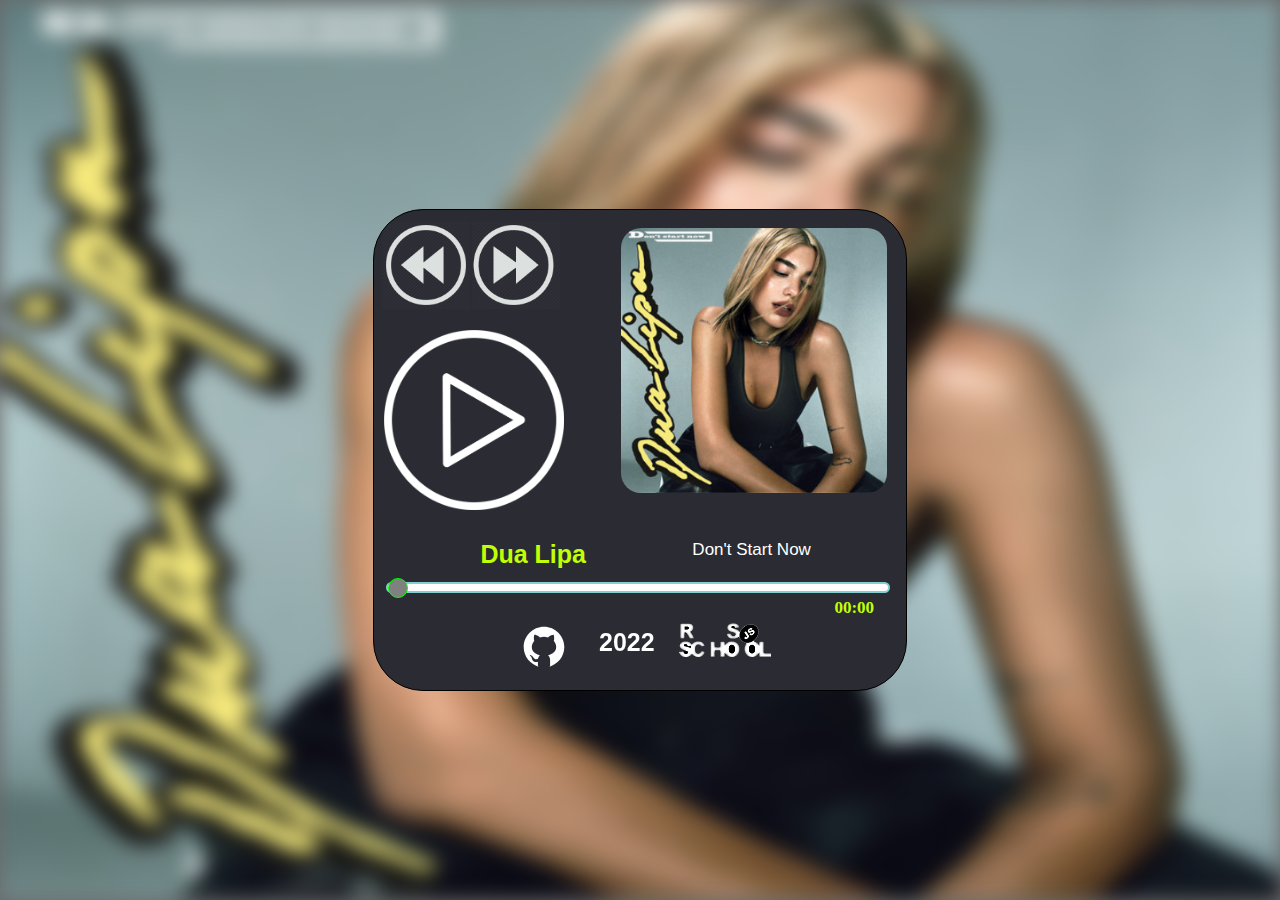
<file: Audio-Player/index.html>
<!DOCTYPE html>
<html lang="en">

<head>
    <meta charset="UTF-8" />
    <meta http-equiv="X-UA-Compatible" content="IE=edge" />
    <meta name="viewport" content="width=device-width, initial-scale=1.0" />
    <title>Plauer</title>
    <link rel="icon" type="image/x-icon" href="assets/ico/Din.ico" />
    <link rel="stylesheet" href="styles.css" />
</head>

<body>
    <img src="assets/img/dontstartnow.png" class='background'>
    <div class="conteiner">
        <!-- <audio id="audio" src="music/abc.mp3"></audio>-->
        <div class="position">
            <div class="player">
                <div class="controls">
                    <div class="posi">
                        <div class="prev"></div>
                        <div class="next"></div>
                    </div>
                    <div class="posi1">
                        <div class="play">
                            <!--<img src="assets/svg/play.png" alt="Play" class="play-znak">-->
                        </div>
                        <div class="pause">Pause</div>

                    </div>
                </div>

                <div class="audio-track-info">
                    <img src="assets/img/dontstartnow.png" class="thumbnail" style="transform: scale(1);">
                </div>
            </div>
            <div class="title-song">
                <div class="song-artist">Dua Lipa</div>
                <div class="song-title">Don't Start Now</div>
            </div>
            <div class="audio-track">
                <input type="range" value="0" min="0" max="100" onchange="" class=" progress ">
            </div>
            <div class="currentTime "></div>
            <div class="durationTime ">00:00</div>
            <footer class="footer ">
                <div class="footer-cl ">
                    <a href="https://github.com/Nikolj "> <img src="assets/svg/githubt.svg " alt="Git " class="cl-1 "> </a>
                </div>
                <div class="footer-cl "> 2022</div>
                <div class="footer-cl ">
                    <a href="https://rs.school/js-stage0/ "> <img src="assets/svg/RSSc.png " alt="RS_School_JS " class="cl-3 "></a>
                </div>
            </footer>
        </div>
    </div>


    <script src="script.js "></script>
</body>

</html>
</file>
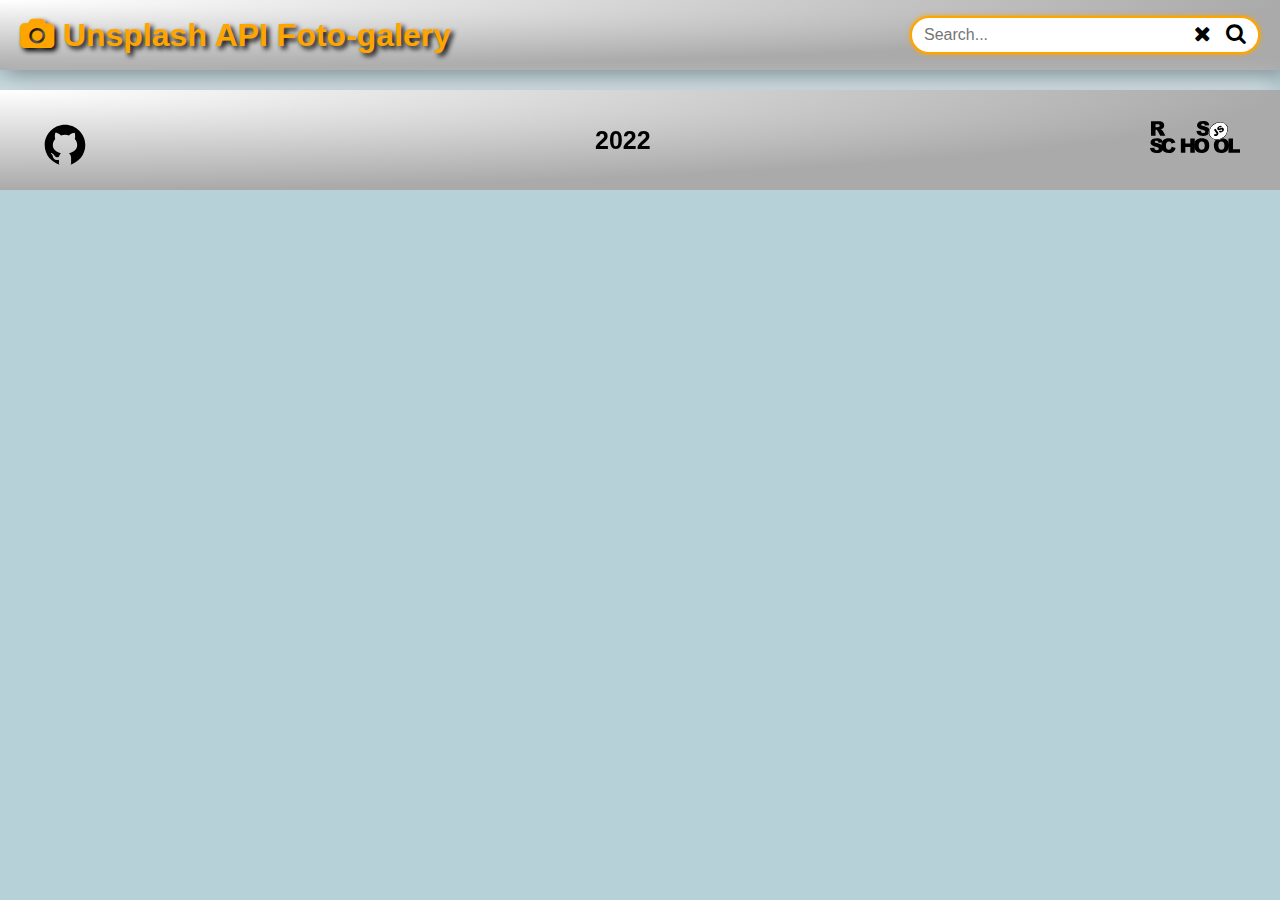
<file: image-galery/index.html>
<!DOCTYPE html>
<html lang="en">
  <head>
    <meta charset="UTF-8" />
    <meta http-equiv="X-UA-Compatible" content="IE=edge" />
    <meta name="viewport" content="width=device-width, initial-scale=1.0" />
	<link rel="shortcut icon" href="img/svg/camera1.ico" type="image/x-icon">
    <title>Image-galery</title>
    <link rel="stylesheet" href="style.css">
	<link rel="stylesheet" href="font/css/font-awesome.min.css">
  </head>
  <body>
    <div class="wrapper">
      <header class="header">
        <div class="conteiner-header">
            <div class="header-header">
                <h2><i class="fa fa-camera"></i> Unsplash API Foto-galery</h2>
                <div class="search-box">
                    <input id="input" name="input" onchange="search()" type="text" value placeholder="Search..." autofocus><i id="clear-sea" class="fa fa-clear fa-lg"></i><i id="search" class="fa fa-search fa-lg"></i>
                </div>
            </div>
        </div>
      </header>
      <main class="main">
        <section class="section-conteiner">
            <div class="container-main">
                <div id="grid"></div>
              </div>
        </section>
      </main>
      <footer class="footer ">
        <div class="footer-cl ">
            <a href="https://github.com/Nikolj "> <img src="img/svg/githubt.svg" alt="Git " class="cl-1 "> </a>
        </div>
        <div class="footer-cl "> 2022</div>
        <div class="footer-cl ">
            <a href="https://rs.school/js-stage0/ "> <img src="img/svg/rs_school_js.svg " alt="RS_School_JS " class="cl-3 "></a>
        </div>
    </footer>
    </div>
    <script src="script.js"></script>
  </body>
</html>
</file>
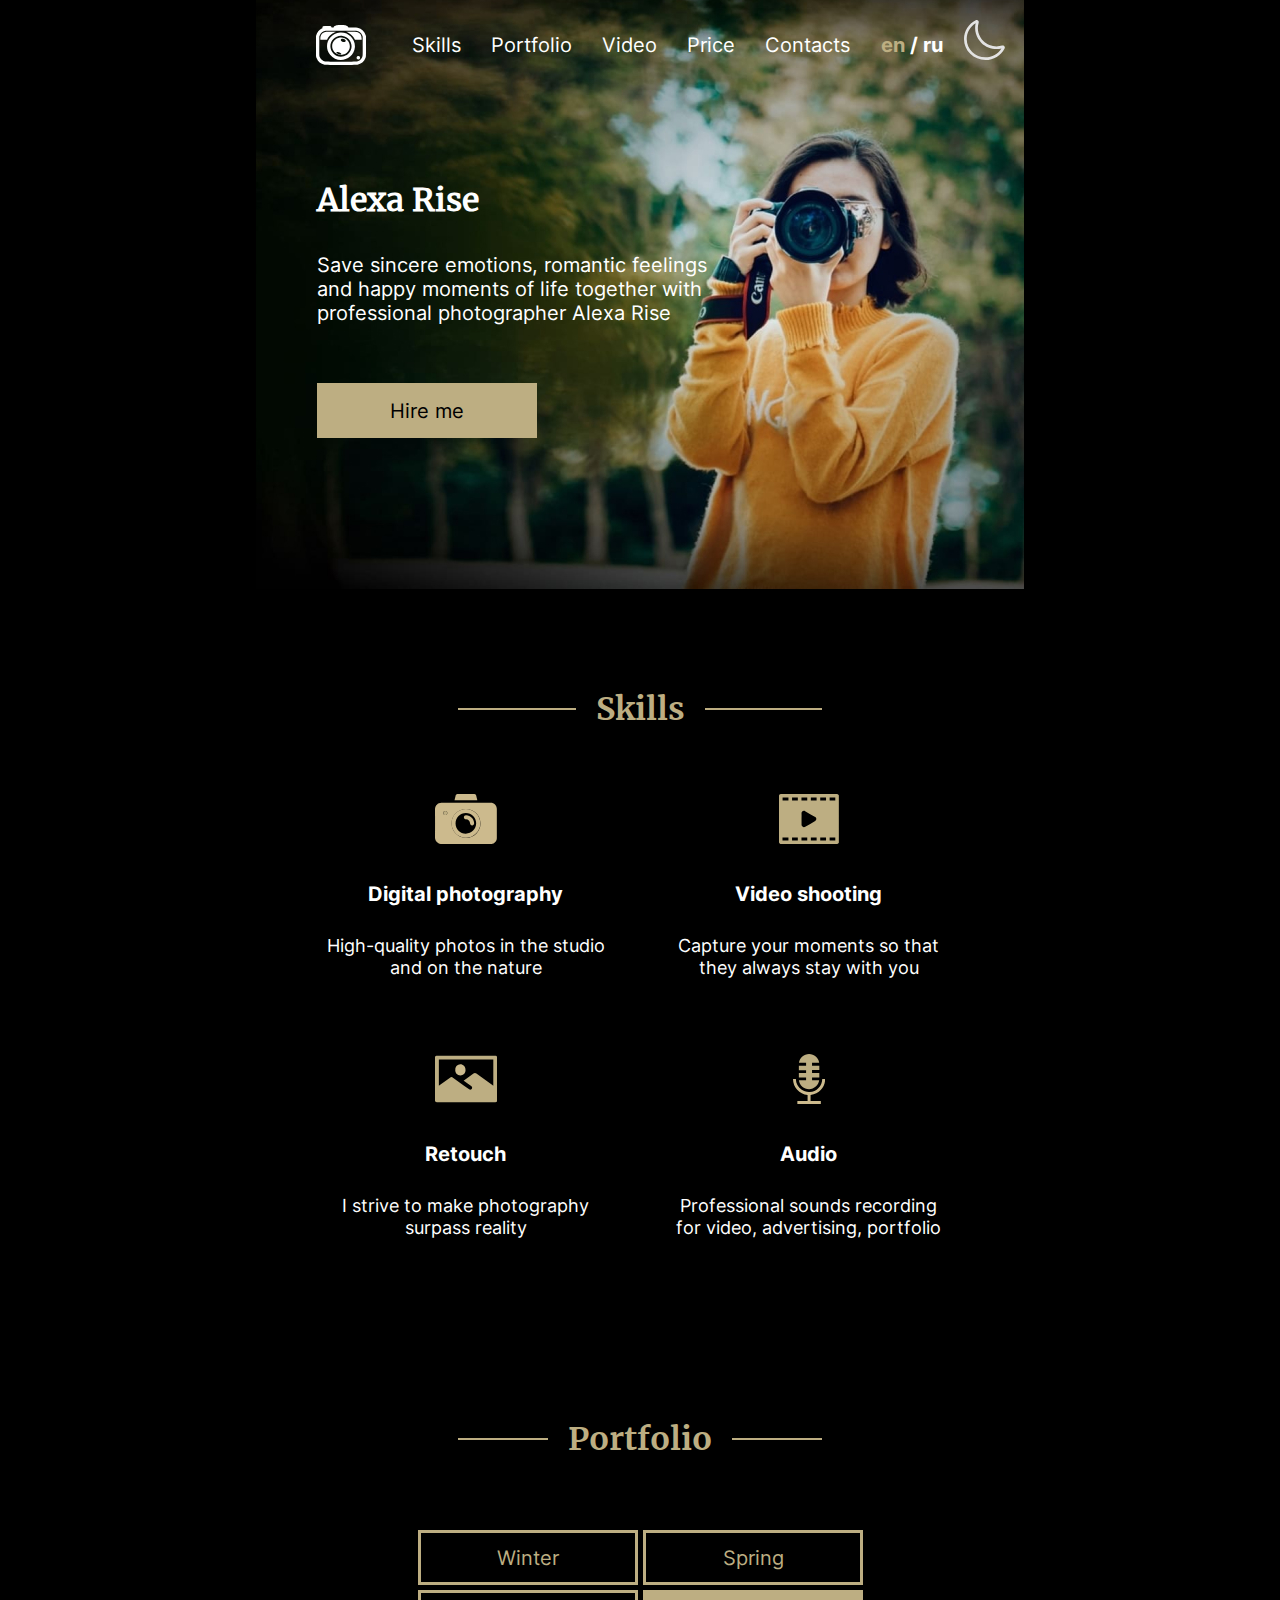
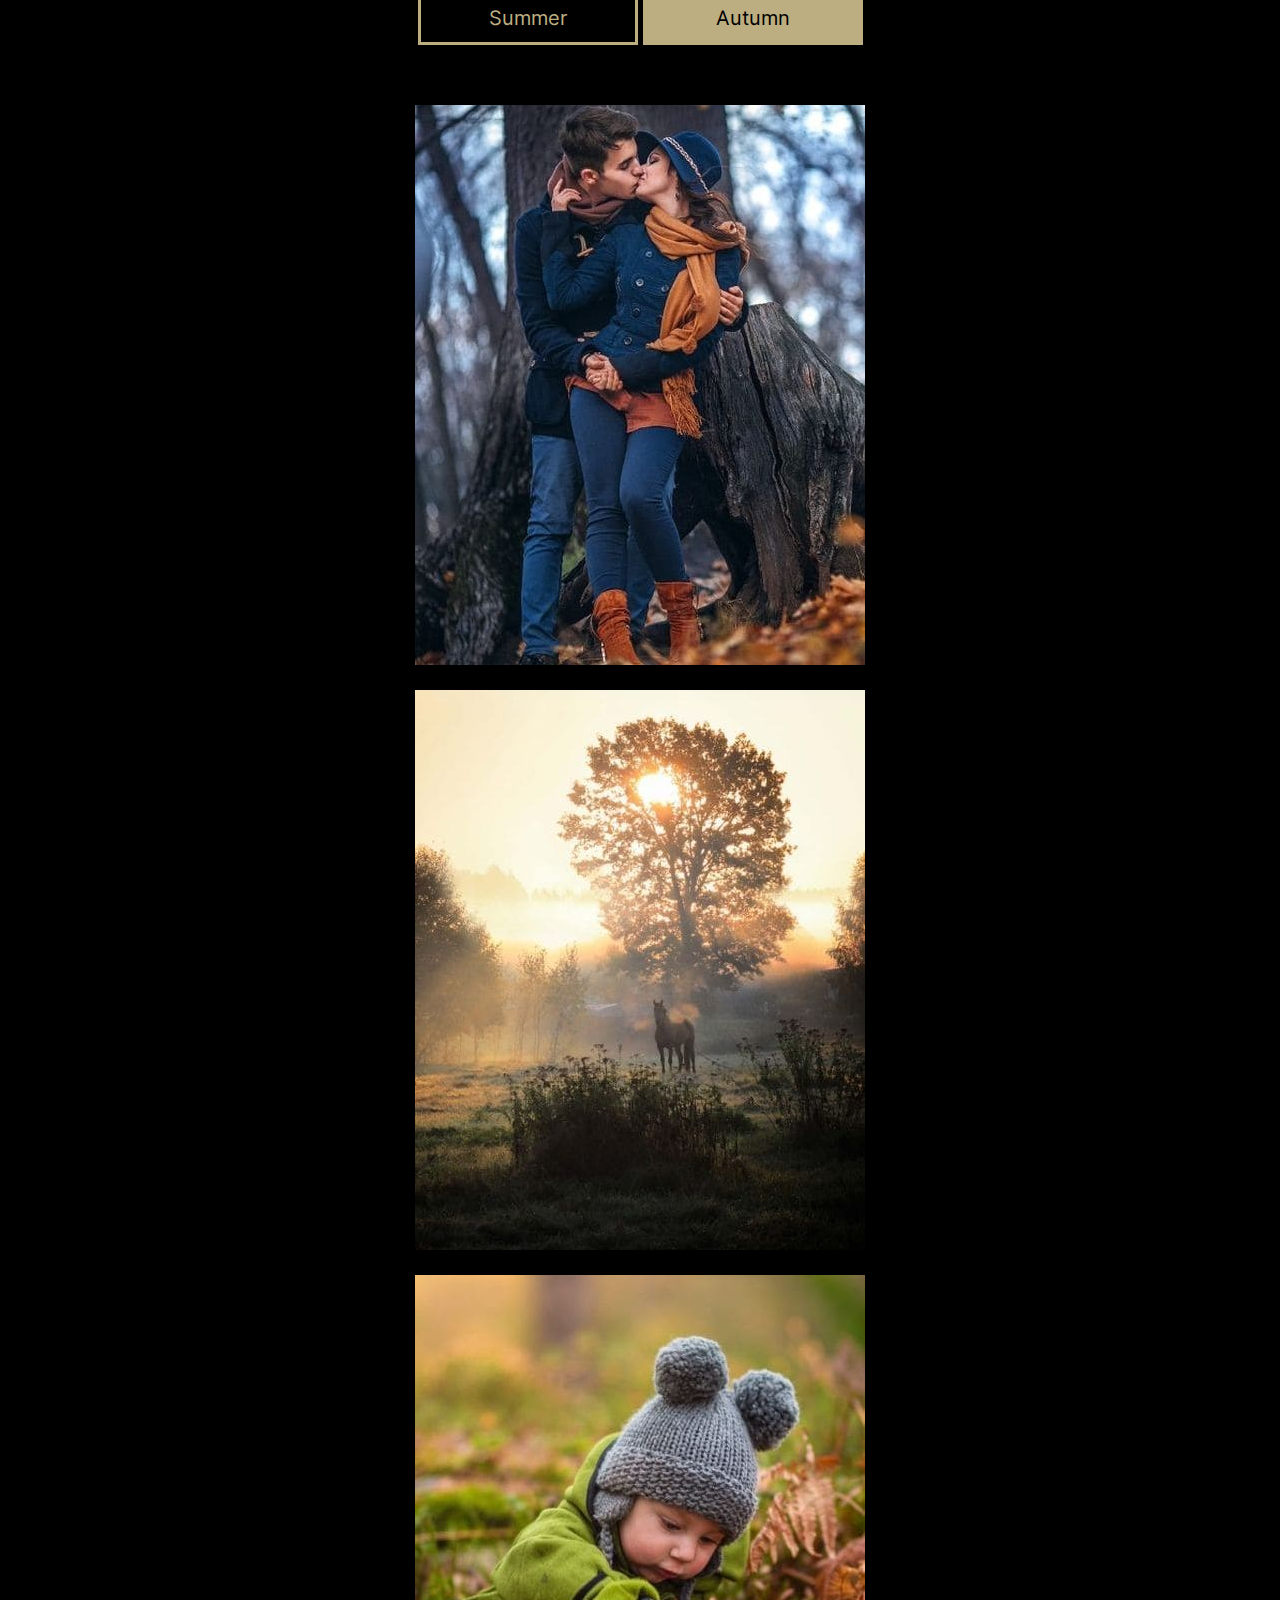
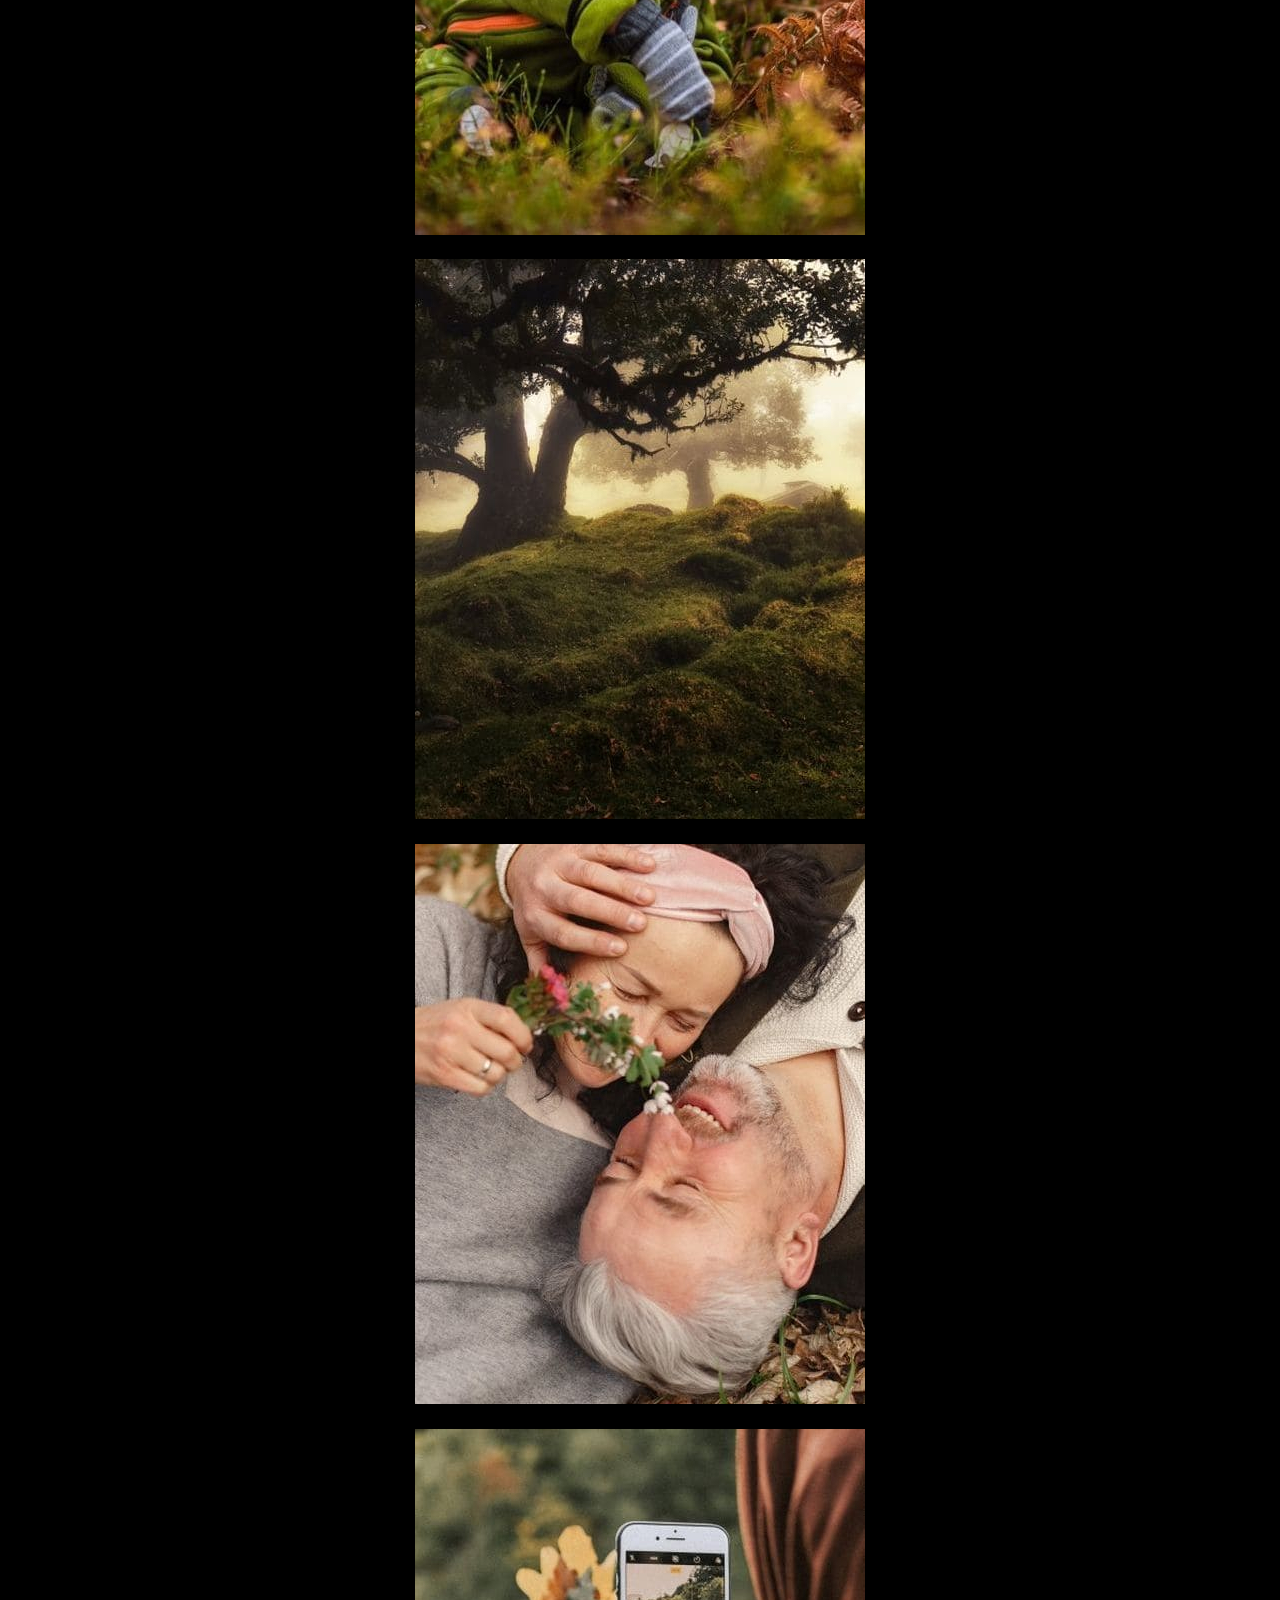
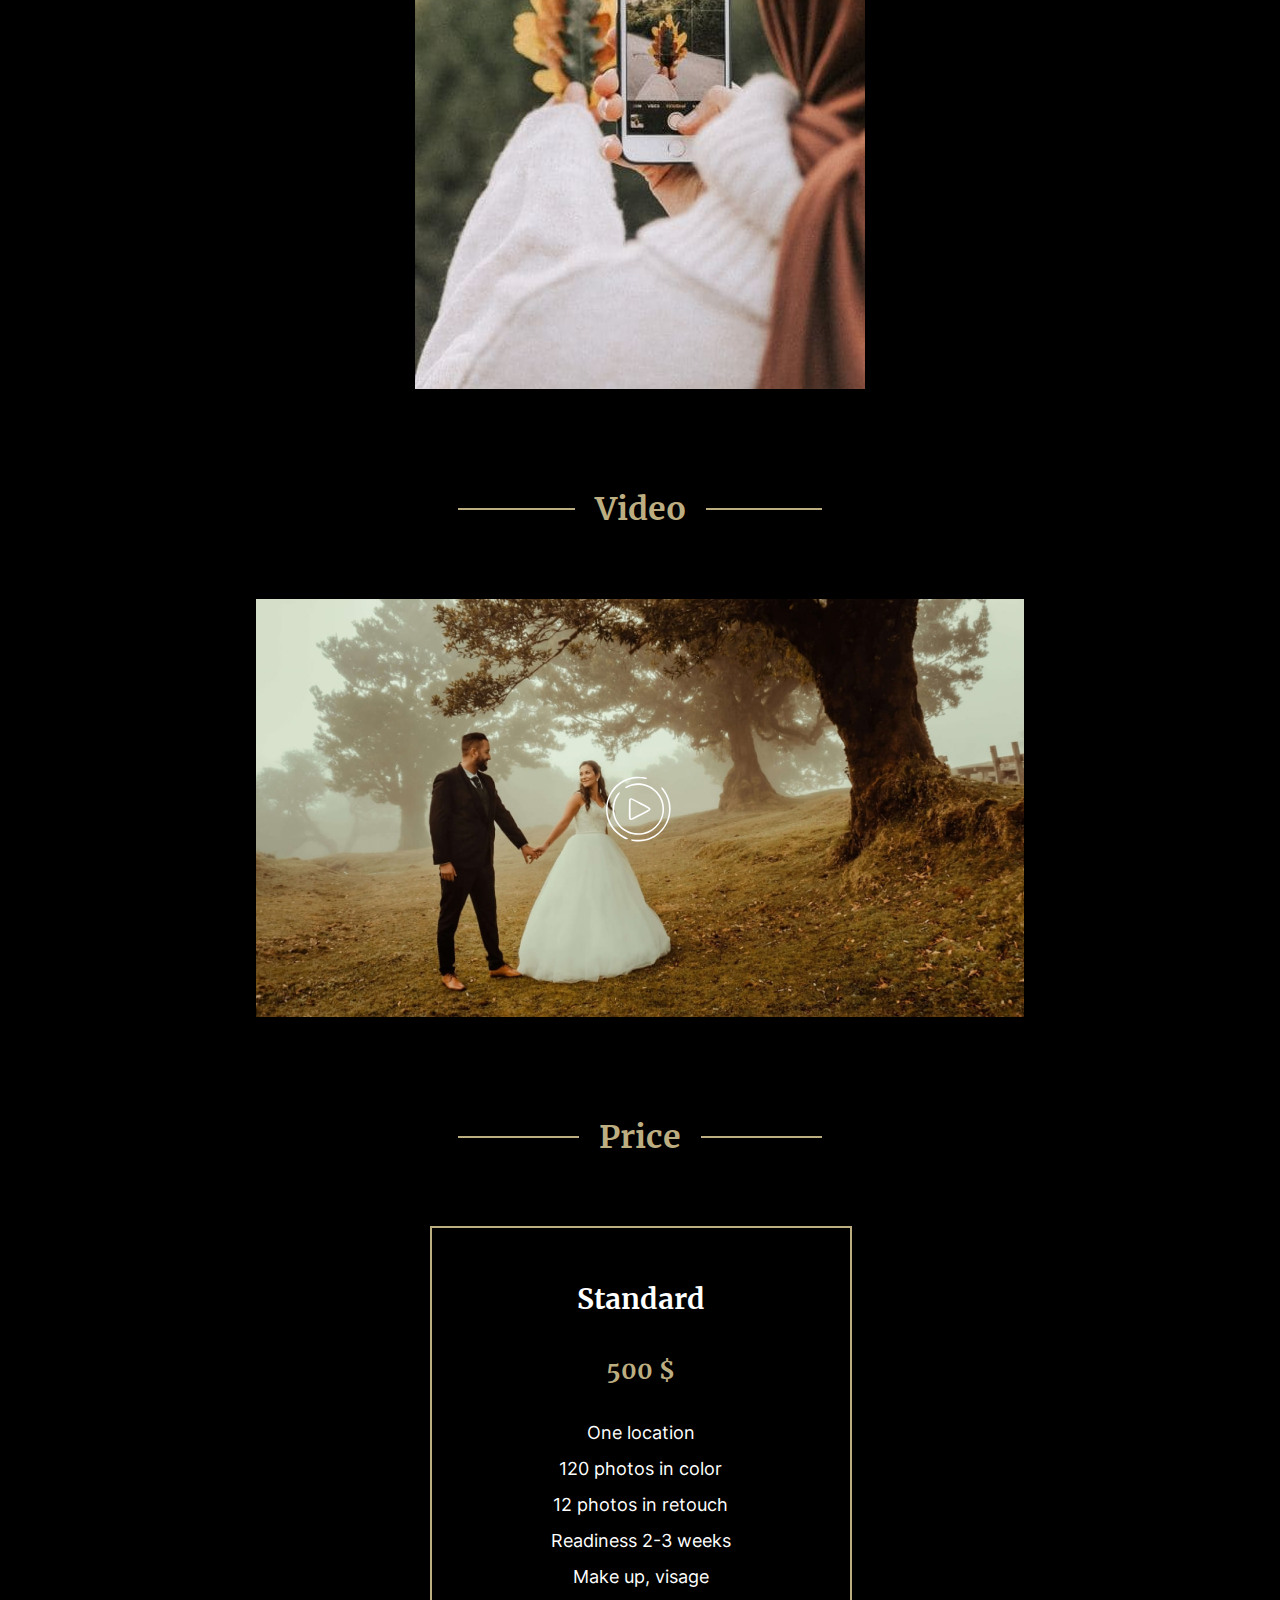
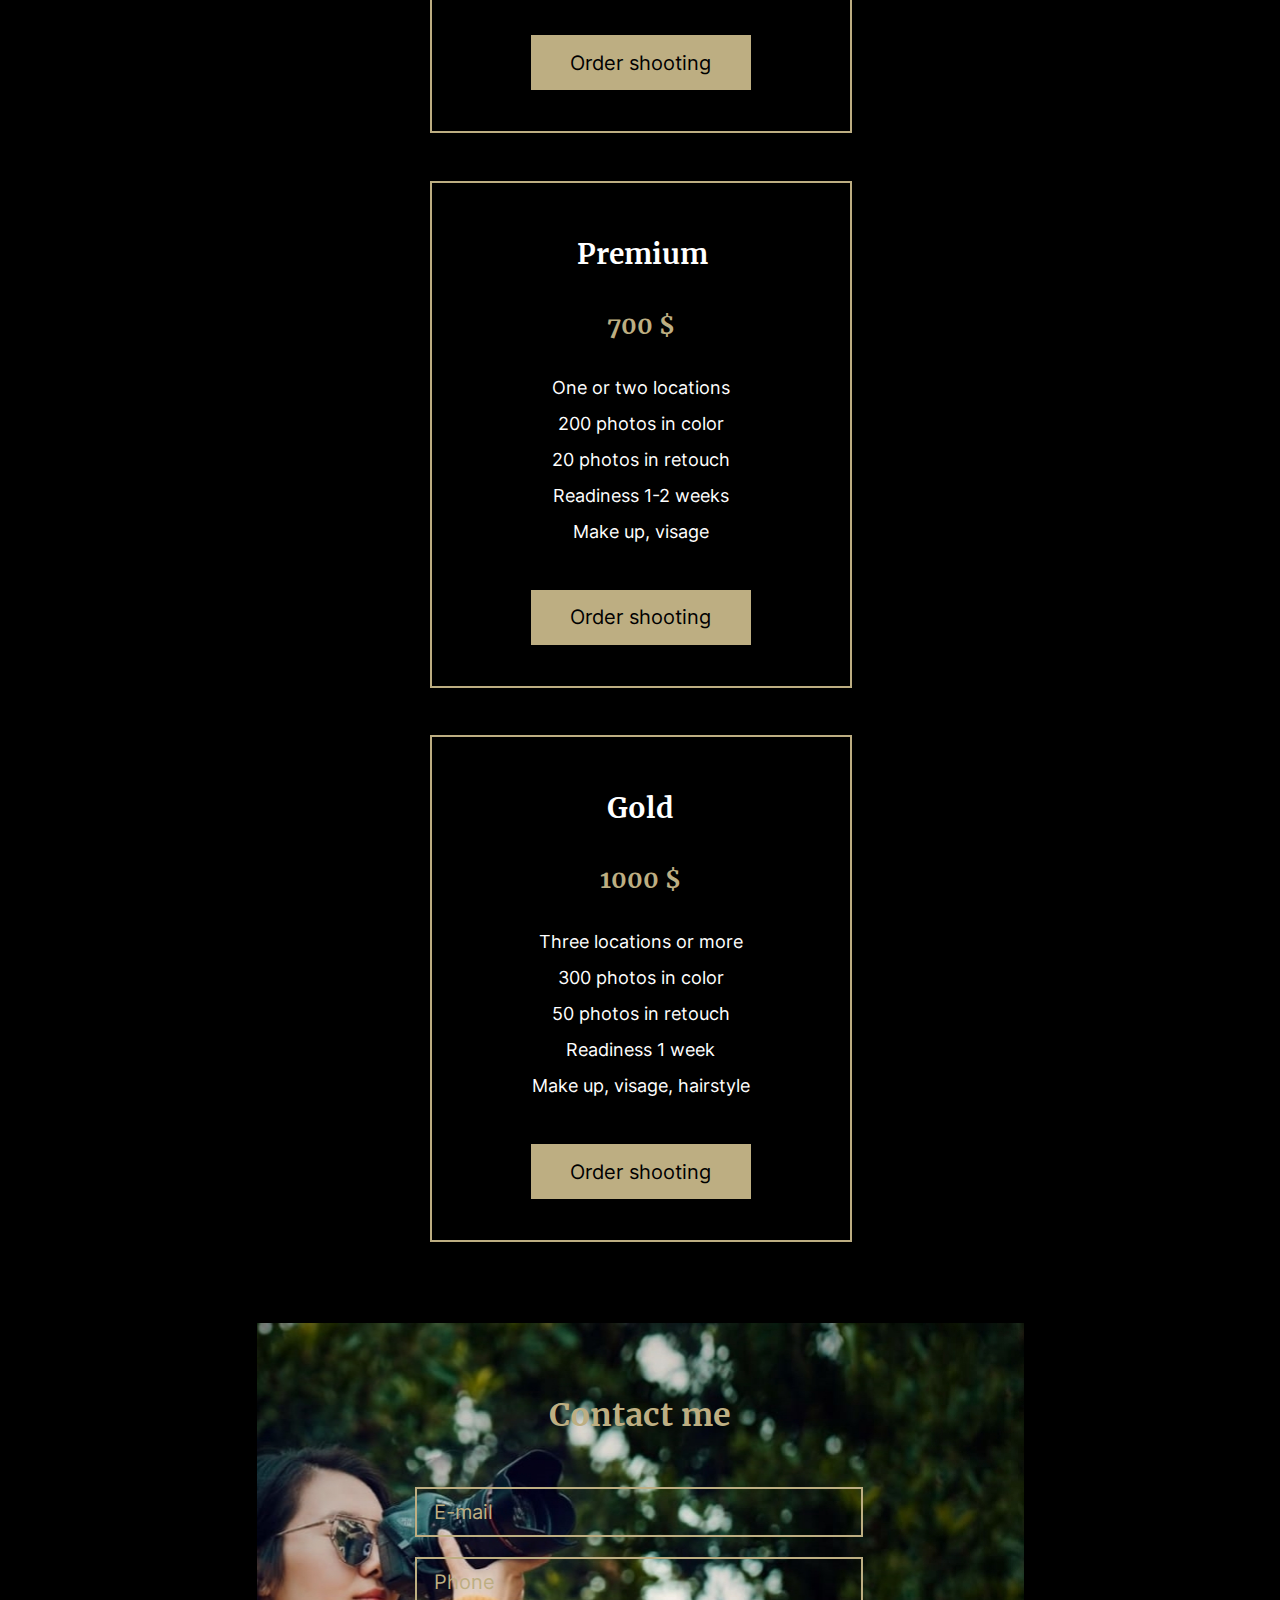
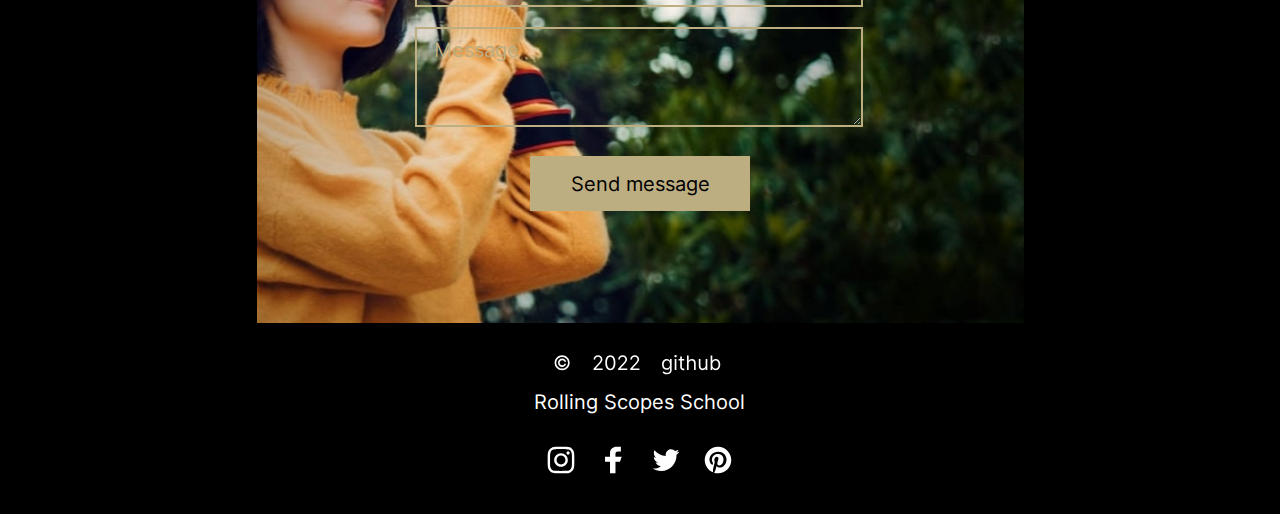
<file: portfolio/index.html>
<!DOCTYPE html>
<html lang="en">
  <head>
    <meta charset="UTF-8" />
    <meta http-equiv="X-UA-Compatible" content="IE=edge" />
    <meta name="viewport" content="width=device-width, initial-scale=1.0" />
    <title>portfolio</title>
    <link rel="icon" type="image/x-icon" href="assets/svg/RS_School.ico" />
    <link rel="stylesheet" href="styles/styles.css" />
    <link
      rel="stylesheet"
      href="styles/styles_768.css"
      media="(min-width: 769px) and (max-width: 1435px)"
    />
    <link
      rel="stylesheet"
      href="styles/styles_480.css"
      media="(min-width: 481px) and (max-width: 768px)"
    />
    <link
      rel="stylesheet"
      href="styles/styles_320.css"
      media="(max-width: 480px)"
    />
  </head>
  <body class="white">
    <div class="wrapper">
      <header class="header">
        <div class="container">
          <div class="header-conteiner">
            <div class="logo"></div>
            <nav class="nav">
              <ul class="nav-list">
                <li class="nav-item">
                  <a href="#Skills" class="nav-link po1" data-skills="skills"
                    >Skills</a
                  >
                </li>
                <li class="nav-item">
                  <a
                    href="#Portfolio"
                    class="nav-link po2"
                    data-portfolio="portfolio"
                    >Portfolio</a
                  >
                </li>
                <li class="nav-item">
                  <a href="#Video" class="nav-link po3" data-video="nav"
                    >Video</a
                  >
                </li>
                <li class="nav-item">
                  <a href="#Price" class="nav-link po4" data-price="nav"
                    >Price</a
                  >
                </li>
                <li class="nav-item">
                  <a href="#Contact" class="nav-link po5" data-contacts="nav"
                    >Contacts</a
                  >
                </li>
              </ul>
            </nav>
            <div class="hamburger" onclick="myFunction(this)">
              <span class="line1"></span>
              <span class="line2"></span>
              <span class="line3"></span>
            </div>
            <div class="lang">
              <div>
                <span class="en">en</span>
                <span class="slesh"> / </span>
                <span class="ru"> ru</span>
              </div>
            </div>
            <div class="teme">
              <img src="assets/svg/Vector.svg" alt="sun" class="image" />
              <img src="assets/svg/carbon_sun.svg" alt="sun" class="images" />
            </div>
          </div>
        </div>
      </header>

      <main class="main">
        <div class="container">
          <section class="section-hero">
            <div class="container-section-hero">
              <h1 class="headline" data-hero-title="hero">Alexa Rise</h1>
              <p class="head-text" data-hero-text="hero">
                Save sincere emotions, romantic feelings and happy moments of
                life together with professional photographer Alexa Rise
              </p>
              <button class="button-not-transparent" data-hire="hero">
                Hire me
              </button>
            </div>
          </section>

          <section class="section-skills" id="Skills">
            <h2 class="section-title">
              <span class="section-title-cont sk1" data-skills="skills">
                Skills
              </span>
            </h2>
            <div class="skills-items">
              <div class="skill-item">
                <p class="skill-item-text-1 sk2" data-skill-title-1="skills">
                  Digital photography
                </p>
                <p class="skill-item-text-2 sk3" data-skill-text-1="skills">
                  High-quality photos in the studio and on the nature
                </p>
              </div>
              <div class="skill-item">
                <p class="skill-item-text-1 sk4" data-skill-title-2="skills">
                  Video shooting
                </p>
                <p class="skill-item-text-2 sk5" data-skill-text-2="skills">
                  Capture your moments so that they always stay with you
                </p>
              </div>
              <div class="skill-item">
                <p class="skill-item-text-1 sk6" data-skill-title-3="skills">
                  Retouch
                </p>
                <p class="skill-item-text-2 sk7" data-skill-text-3="skills">
                  I strive to make photography surpass reality
                </p>
              </div>
              <div class="skill-item">
                <p class="skill-item-text-1 sk8" data-skill-tiele-4="">Audio</p>
                <p class="skill-item-text-2 sk9" data-skill-text-4="skills">
                  Professional sounds recording for video, advertising,
                  portfolio
                </p>
              </div>
            </div>
          </section>

          <section class="section-portfolio" id="Portfolio">
            <h2 class="section-title">
              <span class="section-title-cont pf1" data-portfolio="portfolio">
                Portfolio
              </span>
            </h2>
            <div class="portfolio-button">
              <div>
                <button
                  class="button-transparent portfolio-Winter opo pf2"
                  data-season="winter"
                  data-winter="Winter"
                >
                  Winter
                </button>
              </div>
              <div>
                <button
                  class="button-transparent portfolio-Spring opo pf3"
                  data-season="spring"
                  data-spring="Spring"
                >
                  Spring
                </button>
              </div>
              <div>
                <button
                  class="button-transparent portfolio-Summer opo pf4"
                  data-season="summer"
                  data-summer=" Summer"
                >
                  Summer
                </button>
              </div>
              <div>
                <button
                  class="button-not-transparent portfolio-Autumn opo pf5"
                  data-season="autumn"
                  data-autumn="Autumn"
                >
                  Autumn
                </button>
              </div>
            </div>
            <div class="portfolio-foto">
              <div>
                <img
                  src="assets/img/portfolio-img.jpg"
                  alt="foto"
                  class="portfolio-image"
                />
              </div>
              <div>
                <img
                  src="assets/img/portfolio-img(1).jpg"
                  alt="foto"
                  class="portfolio-image"
                />
              </div>
              <div>
                <img
                  src="assets/img/portfolio-img(2).jpg"
                  alt="foto"
                  class="portfolio-image"
                />
              </div>
              <div>
                <img
                  src="assets/img/portfolio-img(3).jpg"
                  alt="foto"
                  class="portfolio-image"
                />
              </div>
              <div>
                <img
                  src="assets/img/portfolio-img(4).jpg"
                  alt="foto"
                  class="portfolio-image"
                />
              </div>
              <div>
                <img
                  src="assets/img/portfolio-img(5).jpg"
                  alt="foto"
                  class="portfolio-image"
                />
              </div>
            </div>
          </section>

          <section class="section-video" id="Video">
            <h2 class="section-title">
              <span class="section-title-cont vd1" data-video="Video"> Video </span>
            </h2>
            <div class="video-prom"></div>
            <div class="video-player">
              <button class="button-video" type="button">
                <img
                  class="R1440"
                  src="assets/svg/Play_hover.svg"
                  alt="knopka"
                /><img
                  class="R768"
                  src="assets/svg/play-btn.svg"
                  alt="knopka"
                />
              </button>
            </div>
          </section>

          <section class="section-price" id="Price">
            <h2 class="section-title">
              <span class="section-title-cont ps1" data-price="Price"> Price </span>
            </h2>
            <div class="price-ots"></div>
            <div class="price-cen">
              <div class="price-cen-cont">
                <div>
                  <h3 class="h3 ps2" data-standard="Standard">Standard</h3>
                </div>
                <div>
                  <h4>500 $</h4>
                </div>
                <div class="price-cen-cont-text">
                  <p class="text">
                    <span class="ps3" data-price-description-1-span-1="price"
                      >One location</span
                    >
                    <span class="ps4" data-price-description-1-span-2="price">
                      120 photos in color</span
                    >
                    <span class="ps5" data-price-description-1-span-3="price"
                      >12 photos in retouch</span
                    >
                    <span class="ps6" data-price-description-1-span-4="price"
                      >Readiness 2-3 weeks</span
                    >
                    <span class="ps7" data-price-description-1-span-5="price"
                      >Make up, visage</span
                    >
                  </p>
                </div>
                <div>
                  <button class="button-not-transparent ps8" data-order="price">
                    Order shooting
                  </button>
                </div>
              </div>
              <div class="price-cen-cont">
                <div>
                  <h3 class="h3 ps9" data-premium="price">Premium</h3>
                </div>
                <div>
                  <h4>700 $</h4>
                </div>
                <div class="price-cen-cont-text">
                  <p class="text">
                    <span class="ps10" data-price-description-2-span-1="price"
                      >One or two locations</span
                    >
                    <span class="ps11" data-price-description-2-span-2="price"
                      >200 photos in color</span
                    >
                    <span class="ps12" data-price-description-2-span-3="price"
                      >20 photos in retouch</span
                    >
                    <span class="ps13" data-price-description-2-span-4="price">
                      Readiness 1-2 weeks</span
                    >
                    <span class="ps14" data-price-description-2-span-5="price"
                      >Make up, visage</span
                    >
                  </p>
                </div>
                <div>
                  <button class="button-not-transparent ps21" data-order="price">
                    Order shooting
                  </button>
                </div>
              </div>
              <div class="price-cen-cont">
                <div>
                  <h3 class="h3 ps15" data-gold="Gold">Gold</h3>
                </div>
                <div>
                  <h4>1000 $</h4>
                </div>
                <div class="price-cen-cont-text">
                  <p class="text">
                    <span class="ps16" data-price-description-3-span-1="price"
                      >Three locations or more</span
                    >
                    <span class="ps17" data-price-description-3-span-2="price"
                      >300 photos in color</span
                    >
                    <span class="ps18" data-price-description-3-span-3="price"
                      >50 photos in retouch</span
                    >
                    <span class="ps19" data-price-description-3-span-4="price"
                      >Readiness 1 week</span
                    >
                    <span class="ps20" data-price-description-3-span-5="price"
                      >Make up, visage, hairstyle</span
                    >
                  </p>
                </div>
                <div>
                  <button class="button-not-transparent ps22" data-order="price">
                    Order shooting
                  </button>
                </div>
              </div>
            </div>
          </section>

          <section class="section-contacts" id="Contact">
            <div class="contacts-me">
              <h2 class="section-title-contact cn1" data-contact-me="Contact">
                Contact me
              </h2>
              <div class="form-contact">
                <form action="URL">
                  <input
                    class="E-mail"
                    type="email"
                    name="email"
                    value=""
                    placeholder="E-mail"
                    required
                  /><br />
                  <input
                    class="Phone"
                    type="tel"
                    name="email"
                    value=""
                    placeholder="Phone"
                    required
                  /><br />
                  <textarea
                    class="Messege"
                    id="msg"
                    name="user_message"
                    placeholder="Message"
                    required
                  ></textarea>
                </form>
              </div>
              <div class="contacts-button">
                <button
                  class="button-not-transparent cn2"
                  data-send-message="Contact"
                >
                  Send message
                </button>
              </div>
            </div>
          </section>
        </div>
      </main>

      <footer class="footer">
        <div class="container">
          <div class="social-network">
            <div class="footer-li-1">
              <a href="https://github.com/Nikolj"
                ><img src="assets/svg/footer-data.svg" alt="Git"
              /></a>
            </div>
            <div class="footer-li-2">
              <a href="https://rs.school/js-stage0/">Rolling Scopes School</a>
            </div>
            <div>
              <ul>
                <li class="footer-li-3">
                  <a href="https://www.instagram.com/"
                    ><img src="assets/svg/inst1.svg" alt="Instagram"
                  /></a>
                </li>
                <li class="footer-li-3">
                  <a href="https://www.facebook.com/"
                    ><img src="assets/svg/fb1.svg" alt="Facebook"
                  /></a>
                </li>
                <li class="footer-li-3">
                  <a href="https://twitter.com/"
                    ><img class="pinter" src="assets/svg/tw1.svg" alt="Twitter"
                  /></a>
                </li>
                <li class="footer-li-3">
                  <a href="https://www.pinterest.com/"
                    ><img src="assets/svg/pinterest1.svg" alt="Pinterest"
                  /></a>
                </li>
              </ul>
            </div>
          </div>
        </div>
      </footer>
    </div>
    <script src="js/index.js"></script>
    <script src="js/script.js"></script>
    <script src="js/img.js"></script>
    <script src="js/tema.js"></script>
    <script src="js/lang.js"></script>
  </body>
</html>
</file>
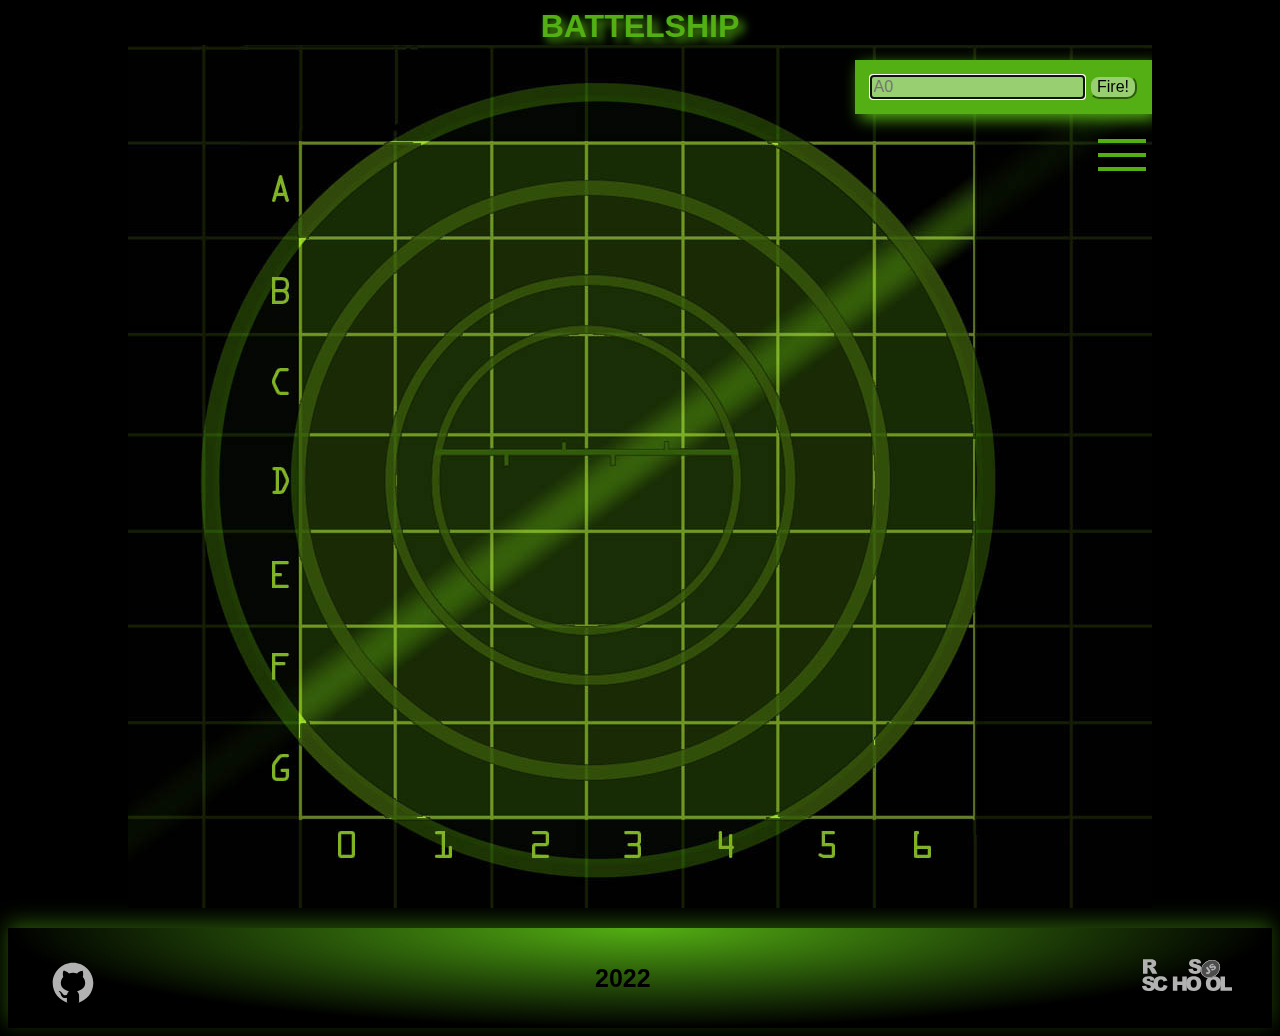
<file: random-game/index.html>
<!DOCTYPE html>
<html lang="en">

<head>
    <meta charset="UTF-8">
    <meta http-equiv="X-UA-Compatible" content="IE=edge">
    <meta name="viewport" content="width=device-width, initial-scale=1.0">
    <title>Battleship</title>
    <link rel="shortcut icon" href="img/ship_icon.ico" type="image/x-icon">
    <link rel="stylesheet" href="styles.css">
</head>

<body>
    <header class="header">
        <h1>BATTELSHIP</h1>
    </header>



    <div id="board">
        <div id="messageArea"></div>
        <table>
            <tr>
                <td id="00"></td>
                <td id="01"></td>
                <td id="02"></td>
                <td id="03"></td>
                <td id="04"></td>
                <td id="05"></td>
                <td id="06"></td>
            </tr>
            <tr>
                <td id="10"></td>
                <td id="11"></td>
                <td id="12"></td>
                <td id="13"></td>
                <td id="14"></td>
                <td id="15"></td>
                <td id="16"></td>
            </tr>
            <tr>
                <td id="20"></td>
                <td id="21"></td>
                <td id="22"></td>
                <td id="23"></td>
                <td id="24"></td>
                <td id="25"></td>
                <td id="26"></td>
            </tr>
            <tr>
                <td id="30"></td>
                <td id="31"></td>
                <td id="32"></td>
                <td id="33"></td>
                <td id="34"></td>
                <td id="35"></td>
                <td id="36"></td>
            </tr>
            <tr>
                <td id="40"></td>
                <td id="41"></td>
                <td id="42"></td>
                <td id="43"></td>
                <td id="44"></td>
                <td id="45"></td>
                <td id="46"></td>
            </tr>
            <tr>
                <td id="50"></td>
                <td id="51"></td>
                <td id="52"></td>
                <td id="53"></td>
                <td id="54"></td>
                <td id="55"></td>
                <td id="56"></td>
            </tr>
            <tr>
                <td id="60"></td>
                <td id="61"></td>
                <td id="62"></td>
                <td id="63"></td>
                <td id="64"></td>
                <td id="65"></td>
                <td id="66"></td>
            </tr>
        </table>
        <form>
            <input type="text" autocomplete="off" id="guessInput" placeholder="A0" autofocus>
            <input type="button" id="fireButton" value="Fire!">
        </form>
        <div class="hamburger" onclick="myFunction(this)">
            <span class="line1"></span>
            <span class="line2"></span>
            <span class="line3"></span>
        </div>
        <div class="History"> History game:<br>
            <p class="paragraf"></p>
        </div>
        <div class="resultat">
        </div>
    </div>
    <footer class="footer ">
        <div class="footer-cl ">
            <a href="https://github.com/Nikolj "> <img src="img/svg/githubt.svg" alt="Git " class="cl-1 "> </a>
        </div>
        <div class="footer-cl god "> 2022 </div>
        <div class="footer-cl ">
            <a href="https://rs.school/js-stage0/ "> <img src="img/svg/rs_school_js.svg " alt="RS_School_JS " class="cl-3 "></a>
        </div>
    </footer>
    <script src="battleship.js">
    </script>
</body>

</html>
</file>
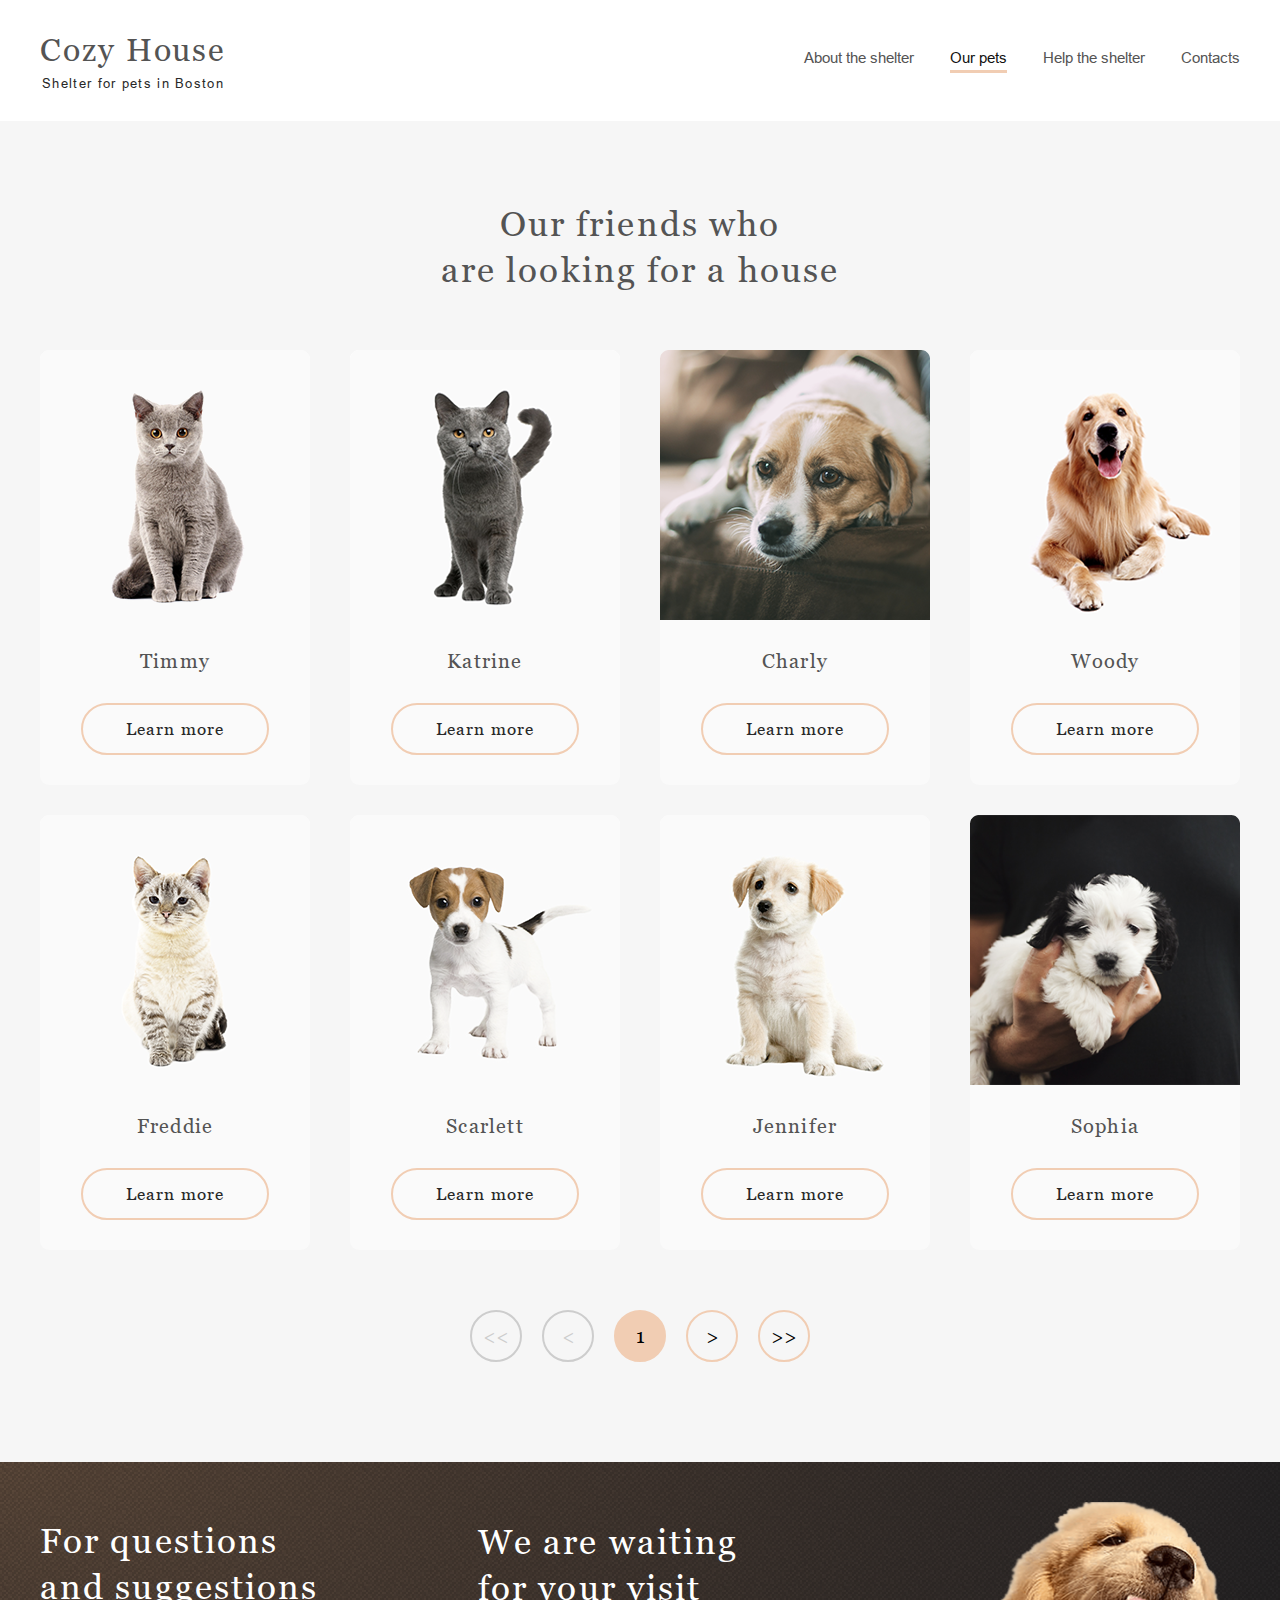
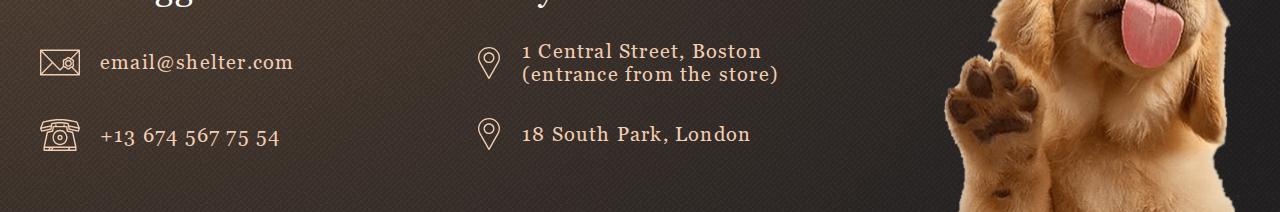
<file: shelter/pages/pets/index.html>
<!DOCTYPE html>
<html lang="en">

<head>
	<meta charset="UTF-8">
	<meta http-equiv="X-UA-Compatible" content="IE=edge">
	<meta name="viewport" content="width=device-width, initial-scale=1.0">
	<link rel="stylesheet" href="style.css">
	<link rel="shortcut icon" type="image/png" href="./../../assets/icons/dog.ico" />
	<title>Shelter</title>
</head>

<body class="body">
	<div class="wrapper">
		<header class="header" >
			<div class="header__container _container">
				<div class="header__wrapper">
					<div class="header__logo-and-discribe">
						<a href="./../main/index.html">
							<h1 class="header__logo">
								Cozy House
							</h1>
							<p class="header__discribe">
								Shelter for pets in Boston
							</p>
						</a>
					</div>
					<nav class="header__menu menu">
						<ul class="menu__list">
							<li class="menu__item ">
								<a href="./../main/index.html">About the shelter</a>
							</li>
							<li class="menu__item menu__item_active">
								<a href="#mainy">Our pets</a>
							</li>
							<li class="menu__item">
								<a href="./../main/index.html#help">Help the shelter</a>
							</li>
							<li class="menu__item">
								<a href="#footer">Contacts</a>
							</li>
						</ul>
					</nav>
					<div class="header__burger">
						<span class="header__line"></span>
						<span class="header__line"></span>
						<span class="header__line"></span>
					</div>
				</div>
			</div>
		</header>
		<main class="page" id="mainy">
			<section class="page__our-friends our-friends" id="our-friends">
				<div class="our-friends__container _container">
					<div class="our-friends__main">
						<h3 class="our-friends__tittle">
							Our friends who<br>
							are looking for a house
						</h3>
						<div class="our-friends__slider slider">
							<div class="slider__item-body">
								<div class="slider__item-card-wrapper">
									<div class="slider__item-card item-card">
										<div class="item-card__photo">
											<img src="./../../assets/images/pets-katrine.png" alt="pets">
										</div>
										<div class="item-card__name">Katrine</div>
										<div class="item-card__button-wrapper">
											<button class="item-card__button _btn ripple">
												Learn more
											</button>
										</div>
									</div>
								</div>
								<div class="slider__item-card-wrapper">
									<div class="slider__item-card item-card">
										<div class="item-card__photo">
											<img src="./../../assets/images/pets-jennifer.png" alt="pets">
										</div>
										<div class="item-card__name">Jennifer</div>
										<div class="item-card__button-wrapper">
											<button class="item-card__button _btn ripple">
												Learn more
											</button>
										</div>
									</div>
								</div>
								<div class="slider__item-card-wrapper">
									<div class="slider__item-card item-card">
										<div class="item-card__photo">
											<img src="./../../assets/images/pets-woody.png" alt="pets">
										</div>
										<div class="item-card__name">Woody</div>
										<div class="item-card__button-wrapper">
											<button class="item-card__button _btn ripple">
												Learn more
											</button>
										</div>
									</div>
								</div>
								<div class="slider__item-card-wrapper">
									<div class="slider__item-card item-card">
										<div class="item-card__photo">
											<img src="./../../assets/images/pets-sophia.png" alt="pets">
										</div>
										<div class="item-card__name">Sophia</div>
										<div class="item-card__button-wrapper">
											<button class="item-card__button _btn ripple">
												Learn more
											</button>
										</div>
									</div>
								</div>
								<div class="slider__item-card-wrapper">
									<div class="slider__item-card item-card">
										<div class="item-card__photo">
											<img src="./../../assets/images/pets-timmy.png" alt="pets">
										</div>
										<div class="item-card__name">Timmy</div>
										<div class="item-card__button-wrapper">
											<button class="item-card__button _btn ripple">
												Learn more
											</button>
										</div>
									</div>
								</div>
								<div class="slider__item-card-wrapper">
									<div class="slider__item-card item-card">
										<div class="item-card__photo">
											<img src="./../../assets/images/pets-charly.png" alt="pets">
										</div>
										<div class="item-card__name">Charly</div>
										<div class="item-card__button-wrapper">
											<button class="item-card__button _btn ripple">
												Learn more
											</button>
										</div>
									</div>
								</div>
								<div class="slider__item-card-wrapper">
									<div class="slider__item-card item-card">
										<div class="item-card__photo">
											<img src="./../../assets/images/pets-scarlet.png" alt="pets">
										</div>
										<div class="item-card__name">Scarlett</div>
										<div class="item-card__button-wrapper">
											<button class="item-card__button _btn ripple">
												Learn more
											</button>
										</div>
									</div>
								</div>
								<div class="slider__item-card-wrapper">
									<div class="slider__item-card item-card">
										<div class="item-card__photo">
											<img src="./../../assets/images/pets-freddie.png" alt="pets">
										</div>
										<div class="item-card__name">Freddie</div>
										<div class="item-card__button-wrapper">
											<button class="item-card__button _btn ripple">
												Learn more
											</button>
										</div>
									</div>
								</div>
							</div>
						</div>
						<div class="our-friends__control-main">
							<div class="our-friends__control-button">
								<div class="our-friends__button-first _btn-circle btn-disabled">&lt;&lt;</div>
								<div class="our-friends__button-left _btn-circle btn-disabled">&lt;</div>
								<div class="our-friends__button-number _btn-circle btn-active">1</div>
								<div class="our-friends__button-right _btn-circle">&gt;</div>
								<div class="our-friends__button-last _btn-circle">&gt;&gt;</div>
							</div>
						</div>
					</div>
				</div>
			</section>
			<section class="page__popup popup">
				<div class="popup__container">
					<div class="popup__main">
						<div class="popup__buttonX">&#10006;</div>
						<div class="popup__image">
							<img src="./../../assets/images/pets-jennifer.png" alt="pets">
						</div>
						<div class="popup__description description">
							<h3 class="description__tittle">
								Jennifer
							</h3>
							<div class="description__type-bread">
								<span class="description__type">
									Dog
								</span> -
								<span class="description__bread">
									Labrador
								</span>
							</div>
							<div class="description__text">
								<p>
									Jennifer is a sweet 2 months old Labrador that is patiently waiting to find a new forever home. This
									girl really enjoys
									being able to go outside to run and play, but won't hesitate to play up a storm in the house if she
									has all of her
									favorite toys.
								</p>
							</div>
							<div class="description__list">
								<ul>
									<li><span class="description__list_bold">Age: </span><span class="description__age">2 months</span>
									</li>
									<li><span class="description__list_bold">Inoculations: </span><span
											class="description__inoculations">none</span></li>
									<li><span class="description__list_bold">Diseases: </span><span
											class="description__diseases">none</span></li>
									<li><span class="description__list_bold">Parasites: </span><span
											class="description__parasites">none</span></li>
								</ul>
							</div>
						</div>
					</div>
				</div>
				<div class="overlay"></div>
			</section>
		</main>
		<footer class="footer" id="footer">
			<div class="footer__container _container">
				<div class="footer__main">
					<div class="footer__questions">
						<div class="footer__questions-tittle">
							For questions and suggestions
						</div>
						<div>
							<a href="mailto:email@shelter.com" class="footer__questions-email">email@shelter.com</a>
							<a href="tel:+136745677554" class="footer__questions-tel">+13 674 567 75 54</a>
						</div>
					</div>
					<div class="footer__waiting">
						<div class="footer__waiting-tittle">
							We are waiting for your visit
						</div>
						<div>
							<a href="https://goo.gl/maps/P3CkA8GWeTjugjzk9" target="_blank" class="footer__waiting-boston">1
								Central Street,
								Boston (entrance from the store)</a>
							<a href="https://goo.gl/maps/2Hc9M5CMQAwrGZrp7" target="_blank" class="footer__waiting-london">18
								South Park,
								London</a>
						</div>
					</div>
					<div class="footer__image">
						<div class="footer__img">
							<img src="./../../assets/images/footer-puppy.png" alt="leg dog">
						</div>
					</div>
				</div>
			</div>
		</footer>
	</div>
	<script  type="module" src="./script.js"></script>
</body>

</html>
</file>
<file: Audio-Player/styles.css>
body {
            background: #696969;
        }
        
        .conteiner {
            position: absolute;
            top: 0;
            left: 0;
            bottom: 0;
            right: 0;
            width: 532px;
            height: 480px;
            background: #2b2c33;
            border: 1px solid #000;
            border-radius: 50px;
            margin: auto;
        }
        
        .player {
            display: flex;
        }
        
        .controls {
            width: 200px;
            height: 320px;
        }
        
        .audio-track-info {
            position: absolute;
            right: 0px;
            width: 320px;
            height: 350px;
            border-radius: 20px;
            z-index: 3;
        }
        
        .prev,
        .next {
            width: 90px;
            height: 90px;
        }
        
        .posi {
            margin: 10px 7px;
            display: flex;
        }
        
        .posi {
            padding-bottom: 10px;
        }
        
        .pause {
            display: none;
        }
        
        .prev {
            background-image: url(assets/svg/backward.png);
            background-size: 100%;
            filter: invert(1);
            cursor: pointer;
            transition: .3s;
        }
        
        .prev:hover {
            filter: invert(50%);
        }
        
        .next {
            background-image: url(assets/svg/forward.png);
            background-size: 100%;
            filter: invert(1);
            cursor: pointer;
            transition: .3s;
        }
        
        .next:hover {
            filter: invert(50%);
        }
        
        .play {
            display: block;
            width: 180px;
            height: 180px;
            margin: auto;
            background-image: url(assets/svg/play.png);
            background-size: 100%;
            filter: invert(1);
            cursor: pointer;
            transition: .5s;
        }
        
        .play:hover {
            filter: invert(50%);
        }
        
        .pause-znak {
            background-image: url(assets/svg/pause.png);
            background-size: 100%;
            filter: invert(1);
            transition: .5;
        }
        
        .progress {
            background: linear-gradient(to right, #82CFD0 0%, #82CFD0 0%, #fff 0%, #fff 100%);
            border: solid 2px #82CFD0;
            border-radius: 8px;
            height: 7px;
            width: 500px;
            outline: none;
            transition: background 450ms ease-in;
            -webkit-appearance: none;
        }
        
        .progress::-webkit-slider-thumb {
            width: 20px;
            height: 20px;
            border-radius: 50%;
            -webkit-appearance: none;
            cursor: ew-resize;
            background: #808080;
            border: 1px solid #00FF00;
        }
        
        .audio-track {
            padding-left: 10px;
        }
        
        .currentTime {
            position: absolute;
            bottom: 15%;
            left: 6%;
            color: white;
            transition: .5;
            z-index: 3;
        }
        
        .durationTime {
            position: absolute;
            bottom: 15%;
            right: 6%;
            color: rgb(193, 255, 6);
            font-size: 17px;
            font-weight: bold;
            transition: .5;
            z-index: 3;
        }
        
        .song-artist {
            color: white;
            padding-top: 10px;
            padding-left: 20%;
            color: rgb(193, 255, 6);
            font-family: 'Montserrat', sans-serif;
            font-weight: bold;
            font-size: 25px;
        }
        
        .song-title {
            color: white;
            padding-top: 10px;
            padding-left: 20%;
            color: white;
            font-family: 'Montserrat', sans-serif;
            font-size: 17px;
        }
        
        .title-song {
            display: flex;
            padding-bottom: 10px;
        }
        
        .thumbnail {
            position: absolute;
            max-width: 83%;
            top: 5%;
            right: 6%;
            transition: 2s;
            z-index: 5;
            border-radius: 20px;
        }
        
        .background {
            position: absolute;
            height: 100%;
            width: 100%;
            margin: auto;
            top: 0;
            left: 0;
            right: 0;
            bottom: 0;
            filter: blur(10px);
            z-index: -1;
        }
        
        .footer {
            display: flex;
            padding-top: 20px;
            padding-left: 140px;
            color: black;
            font-family: 'Montserrat', sans-serif;
            font-weight: bold;
            font-size: 25px;
            height: 50px;
            /*border: 1px solid #fff;*/
        }
        
        .footer-cl {
            /*border: 1px solid #fff;*/
            width: 70px;
            filter: invert(1);
            cursor: pointer;
            transition: .3s;
            padding: 5px;
        }
        
        .footer-cl:hover {
            filter: invert(50%);
        }
        
        .footer-cl {
            line-height: 40px;
        }
        
        .cl-1 {
            max-width: 50px;
        }
</file>
<file: image-galery/style.css>
* {
  margin: 0;
  padding: 0;
}
html {
  overflow-x: hidden;
  margin-right: calc(-1 * (100vw - 100%));
}
body {
  font-family: "Montserrat", sans-serif;
  color: #000;
  overflow-x: hidden;
  background: #b7d1d8;
}
.wrapper {
  display: block;
  background: #b7d1d8;
}
.conteiner-header,
.main,
.footer {
  width: 1280px;
  margin: auto;
}
.header {
  
  background: radial-gradient(
    farthest-side ellipse at top left,
    white,
    #aaaaaa
  );
  box-shadow: 5px 10px 20px rgba(0, 0, 0, 0.3),
    -5px -10px 20px rgba(255, 255, 255, 0.5);
}
.header-header {
  display: flex;
  justify-content: space-between;
  align-items: center;
  flex-wrap: wrap;
  min-height: 70px;
  padding: 0 20px;
}
.fas fa-camera {
  color: orange;
}
.header-header h2 {
  font-size: 2rem;
  color: orange;
}
h2 {
  text-shadow: 3px 3px 5px #000;
}
.search-box {
  position: relative;
  width: 350px;
}
.search-box input {
  box-sizing: border-box;
  width: 100%;
  font-size: 1rem;
  padding: 8px 12px;
  border-radius: 25px;
  outline: none;
  transition: all 0.3s ease-in-out;
  border: 1px solid #dddddd;
}
input:focus {
  box-shadow: 0 0 5px orange;
  border: 2px solid orange;
}
.search-box i {
  color: black;
  position: absolute;
  cursor: pointer;
  top: 25%;
  right: 4%;
  transition: 1s;
  
}
h2 i {
	color: orange;
}
.search-box i:hover {
  color: orange;
}
.fa-camera:before {
  content: "\f030";
  font-family: FontAwesome;
}
.fa-clear:before{
	position: absolute;
  content: "\f00d";
  font-family: FontAwesome;
  right: 35px;
}

.fa-search:before {
  content: "\f002";
  font-family: FontAwesome;
  
}

element.style {
  color: orange;
}
#grid {
  width: 100%;
  display: flex;
  flex-wrap: wrap;
  justify-content: space-evenly;
  align-items: flex-start;
  
}
.gallery-img {
  width: 380px;
  height: 214px;
  margin-top: 15px;
  background-position: center;
  background-size: cover;
  border-radius: 3px;
  cursor: pointer;
  object-fit: cover;
  box-shadow: 5px 5px 15px #000;
}
.footer {
  display: flex;
  justify-content: space-between;
  background: radial-gradient(
    farthest-side ellipse at top left,
    white,
    #aaaaaa
  );
  box-shadow: 5px 10px 20px rgba(0, 0, 0, 0.3),
    -5px -10px 20px rgba(255, 255, 255, 0.5);
  margin-top: 20px;
  color: black;
  font-family: "Montserrat", sans-serif;
  font-weight: bold;
  font-size: 25px;
  height: 100px;
}

.footer-cl {
  width: 90px;
  filter: invert(0);
  cursor: pointer;
  transition: 0.3s;
  padding: 30px 40px;
}

.footer-cl:hover {
  filter: invert(50%);
  
}

.footer-cl {
  line-height: 40px;
}

.cl-1 {
  max-width: 50px;
}

@media (max-width: 1280px) {
  .conteiner-header,
  .main,
  .footer {
    width: 100%;
  }
}

@media (max-width: 768px) {
  .main {
    width: 95%;
    margin: auto;
  }
  .header {
    border-radius: 10px;
  }
  .gallery-img {
    width: 100%;
    object-fit: cover;
  }

  .header-header {
    margin: 10px 0;
    padding: 20px;
    gap: 10px;
    justify-content: center;
  }

  .header-header h2 {
    padding: 5px 0;
  }
}

@media (max-width: 480px) {
  .header-header h2 {
    text-align: center;
    font-size: 1.5rem;
  }

  .search-box {
    width: 80%;
    margin: auto;
  }

  .search-box input {
    font-size: 0.7rem;
  }
  .footer-cl{
    padding: 30px 20px;
  }
}
</file>
<file: portfolio/styles/styles.css>
@font-face {
  font-family: "MerriweatherBold";
  src: url("../assets/fonts/Merriweather/Merriweather-Bold.ttf");
}
@font-face {
  font-family: "InterRegular";
  src: url("../assets/fonts/Inter/static/Inter-Regular.ttf");
}
@font-face {
  font-family: "InterBold";
  src: url("../assets/fonts/Inter/static/Inter-Bold.ttf");
}
@font-face {
  font-family: "MerriweatherRegular";
  src: url("../assets/fonts/Merriweather/Merriweather-Regular.ttf");
}

html {
  scroll-behavior: smooth;
}
body {
  margin: 0px;
  padding: 0px;
  background: #000;
}
.wrapper {
  width: 1440px;
  margin: 0 auto;
  padding: 0px;
}
.header {
  width: 1440px;
  margin: 0;
  padding: 0px;
}
.main {
  width: 1440px;
  margin: 0;
  padding: 0px;
}
.footer {
  width: 1440px;
  margin: 0;
  padding: 0px;
}
.container {
  width: 1440px;
  margin: 0;
  padding: 0px;
  background: #000000;
}
.header-conteiner {
  background: url("../assets/img/bg.jpg");
  background-repeat: no-repeat;
  background-position: center 0;
  height: 70px;
  display: flex;
  padding: 20px 20px 0px 20px;
}
.nav-list {
  display: flex;
  justify-content: flex-end;
  align-items: center;
  list-style: none;
  margin: 0px;
  padding: 0px;
}
.nav-link {
  padding: 0 15px;
  line-height: 50px;
  transition: 0.3s;

  font-family: InterRegular;
  font-style: normal;
  font-weight: normal;
  font-size: 20px;
  line-height: 50px;
}
.nav-item a {
  color: #ffffff;
  text-decoration: none;
  transition: color 0.5s;
}
.nav-item{
  color: #ffffff;
}
.nav-item a:hover {
  color: #bdae82;
}
.nav {
  margin-left: auto;
  height: 50px;
}
.logo {
  background-image: url("../assets/svg/logo.svg");
  background-size: contain;
  background-repeat: no-repeat;
  transition: 0.5s;
  width: 50px;
  height: 50px;
}
.logo:hover {
  filter: invert(26%) sepia(15%) saturate(638%) hue-rotate(7deg) brightness(92%)
    contrast(87%);
}
.lang {
  margin: 0px;
  margin-left: 16px;
  margin-right: 10px;
  height: 50px;
  width: 72px;
}
.lang div {
  font: 700 normal 20px InterBold;
  line-height: 50px;
  margin: 0px;
  padding: 0px;
  cursor: pointer;
  border: 0;
  background-color: transparent;
  color: #ffffff;
}
.en {
  color: #BDAE82;
  font: 700 normal 20px InterBold;
}
.ens {
  color: #ffffff;
  font: 700 normal 20px InterBold;
}
.ru {
  color: #ffffff;
  font: 700 normal 20px InterBold;
}
.rus {
  color: #BDAE82;
  font: 700 normal 20px InterBold;
}

.section-hero {
  background-image: url("../assets/img/bg.jpg");
  background-position: center -90px;
  background-repeat: no-repeat;
  height: 820px;
  /*padding-bottom: 100px;*/
  
}
.container-section-hero {
  padding: 160px 860px 330px 80px;
  width: 500px;
  height: 330px;
}
.headline {
  margin: 0px;
  font-family: MerriweatherBold;
  font-style: normal;
  font-weight: bold;
  font-size: 60px;
  line-height: 120px;
  color: #ffffff;
  width: 500px;
  height: 120px;
}
.head-text {
  font-family: InterRegular;
  font-style: normal;
  font-weight: normal;
  font-size: 20px;
  line-height: 40px;
  color: #ffffff;
  width: 470px;
  height: 120px;
  margin-top: 10px;
  margin-bottom: 25px;
}
.button-not-transparent {
  width: 220px;
  height: 55px;
  border: solid #bdae82;
  background-color: #bdae82;
  cursor: pointer;
  font-family: InterRegular;
  font-style: normal;
  font-weight: normal;
  font-size: 20px;
  line-height: 40px;
  color: #000000;
  transition: 0.5s;
}
.button-transparent {
  width: 220px;
  height: 55px;
  border: solid #bdae82;
  background-color: transparent;
  cursor: pointer;
  font-family: InterRegular;
  font-style: normal;
  font-weight: normal;
  font-size: 20px;
  line-height: 40px;
  color: #bdae82;
  transition: 0.5s;
}
.button-transparent:hover {
  color: #000000;
  background: #bdae82;
  border: solid #bdae82;
}
.button-not-transparent:hover {
  color: #bdae82;
  background: transparent;
  border: solid #bdae82;
}
.section-title-cont {
  margin: 0 auto;
  padding: 0 20px;
  background: #000000;
}
.section-title {
  width: 700px;
  margin: 0px auto 60px auto;
  font-family: MerriweatherBold;
  font-style: normal;
  font-weight: bold;
  font-size: 40px;
  line-height: 80px;
  text-align: center;
  color: #bdae82;
  background-image: linear-gradient(
    to top,
    #000 39px,
    #bdae82 39px,
    #bdae82 41px,
    #000 41px
  );
}
.skills-items {
  display: flex;
  justify-content: space-between;
  flex-wrap: wrap;
  padding: 0 20px;
}
.skill-item {
  background-position: center top;
  transition: 0.5s;
}
.skill-item:hover {
  filter: invert(26%) sepia(15%) saturate(638%) hue-rotate(7deg) brightness(92%)
    contrast(87%);
}

.skill-item:nth-child(1) {
  background-image: url("../assets/svg/camera1.svg");
  background-size: 62px 50px;
  background-repeat: no-repeat;
}
.skill-item:nth-child(2) {
  background-image: url("../assets/svg/video1.svg");
  background-size: 62px 50px;
  background-repeat: no-repeat;
}
.skill-item:nth-child(3) {
  background-image: url("../assets/svg/image1.svg");
  background-size: 62px 50px;
  background-repeat: no-repeat;
}
.skill-item:nth-child(4) {
  background-image: url("../assets/svg/mic1.svg");
  background-size: 62px 50px;
  background-repeat: no-repeat;
}
.skill-item-text-1 {
  font-family: InterBold;
  font-style: normal;
  font-weight: bold;
  font-size: 20px;
  line-height: 40px;
  text-align: center;
  color: #ffffff;
  width: 280px;
  height: 40px;
  margin: 100px 20px 20px 20px;
}
.skill-item-text-2 {
  font-family: InterRegular;
  font-style: normal;
  font-weight: normal;
  font-size: 18px;
  line-height: 36px;
  text-align: center;
  color: #ffffff;
  width: 280px;
  height: 72px;
  margin: 0px 20px 8px 20px;
}
.section-skills {
  padding-bottom: 101px;
  padding-top: 100px;
}
.section-portfolio {
  padding-bottom: 96px;
}
.portfolio-button {
  display: flex;
  justify-content: space-between;
  width: 895px;
  height: 55px;
  padding: 0px;
  margin-left: 272px;
  margin-bottom: 60px;
}
.portfolio-foto {
  margin: 0px;
  padding: 0 20px;
  display: flex;
  justify-content: space-between;
  align-items: center;
  align-content: space-between;
  width: 1400px;
  height: 1149px;
  flex-wrap: wrap;
}
.R768 {
  display: none;
}
.video-player {
  background: url("../assets/img/video-player1.jpg");
  background-repeat: no-repeat;
  background-position: center 0;
  width: 1400px;
  height: 705px;
  padding: 0 20px;
  position: relative;
  display: flex;
  justify-content: center;
  align-items: center;
}
.button-video {
  cursor: pointer;
  background-color: transparent;
  border: 0;
  transition: 0.5s;
}

.button-video:hover {
  filter: invert(26%) sepia(15%) saturate(638%) hue-rotate(7deg) brightness(92%)
    contrast(87%);
}
.section-video {
  padding-bottom: 100px;
}
.price-cen {
  display: flex;
  width: 1400px;
  height: 505px;
  margin: 0px 20px;
  justify-content: space-between;
}
.price-cen-cont {
  display: flex;
  flex-flow: column;
  align-items: center;
  align-content: center;
  width: 447px;
  height: 504px;
  border: 2px solid #bdae82;
  margin-bottom: 100px;
}
.price-cen-cont h3 {
  width: 128px;
  height: 56px;
  font: 700 normal 28px MerriweatherBold;
  line-height: 56px;
  text-align: center;
  margin-top: 43px;
  margin-bottom: 0px;
  
}
.h3 {
  color: #ffffff;
}
.price-cen-cont h4 {
  height: 48px;
  font: 700 normal 24px MerriweatherBold;
  line-height: 48px;
  text-align: center;
  margin-top: 20px;
  margin-bottom: 0px;
  color: #bdae82;
}
.price-cen-cont-text {
  width: 364px;
  height: 180px;
  font-family: InterRegular;
  font-style: normal;
  font-weight: normal;
  font-size: 18px;
  line-height: 36px;
  text-align: center;
  margin-top: 20px;
  margin-bottom: 0px;
  padding-bottom: 40px;
  color: #ffffff;
}
.text {
  display: flex;
  flex-flow: column;
  align-items: center;
  align-content: center;
  margin: 0px;
}
.section-price {
  padding-bottom: 100px;
}

.section-contacts {
  margin: 0px;
  padding: 0px 0px 0px 0px;
  border: 0px;
  height: 700px;
  background: url(../assets/img/contacts.jpg);
  background-repeat: no-repeat;
  background-position: center 0;
  border: 1px solid #000;
}
.contacts-me {
  display: flex;
  flex-flow: column;
  width: 450px;
  height: 445px;
  margin: 60px 20px 0px 970px;
}
.section-title-contact {
  margin: 0px 0px 40px 0px;
  width: 450px;
  height: 80px;
  text-align: left;
  font: 700 normal 40px MerriweatherBold;
  line-height: 80px;
  color: #bdae82;
}

.E-mail {
  margin: 0px 0px 20px 0px;
  padding-left: 17px;
  width: 425px;
  height: 45px;
  border: 2px solid #bdae82;
  background-color: transparent;
  font: 400 normal 20px InterRegular;
  color: #ffffff;
}

.Phone {
  margin: 0px 0px 20px 0px;
  padding-left: 17px;
  width: 425px;
  height: 44px;
  border: 2px solid #bdae82;
  background-color: transparent;
  font: 400 normal 20px InterRegular;
  color: #ffffff;
}

.Messege {
  margin: 0px 0px 25px 0px;
  padding-top: 9px;
  padding-left: 17px;
  width: 425px;
  height: 85px;
  border: 2px solid #bdae82;
  background-color: transparent;
  font: 400 normal 20px InterRegular;
  color: #ffffff;
}
::placeholder {
  font-family: inherit;
  color: #bdae82;
  font-size: 20px;
}

.E-mail:hover,
.E-mail:focus,
.E-mail:active {
  color: #000000;
  transition: 0.5s;
  background: #bdae82;
}
.Phone:hover,
.Phone:focus,
.Phone:active {
  color: #000000;
  transition: 0.5s;
  background: #bdae82;
}
.Messege:hover,
.Messege:focus,
.Messege:active {
  color: #000000;
  transition: 0.5s;
  background: #bdae82;
}

.footer {
  padding: 0px;
  border: 0px;
  height: 150px;
}
.social-network ul {
  display: flex;
  width: 182px;
  height: 50px;
  margin: 50px 0px 50px 20px;
  padding-left: 368px;
  justify-content: space-between;
}
.social-network {
  display: flex;
}
.footer-li-1 {
  list-style-type: none;
  width: 182px;
  height: 50px;
  margin: 50px 0px 50px 20px;
  padding: 0px;
  transition: 0.5s;
}
.footer-li-1 a {
  text-decoration: none;
}
.footer-li-2 a {
  text-decoration: none;
  transition: 0.5s;
}
.footer-li-2 {
  list-style-type: none;
  width: 215px;
  height: 50px;
  margin: 50px 0px;
  padding-left: 408px;
}
.footer-li-3 {
  list-style-type: none;
  width: 188px;
  height: 50px;
  transition: 0.5s;
  margin: 0px;
  padding: 0px;
}
.footer-li-3 img {
  padding-top: 9px;
  padding-left: 20px;
}
.footer-li-3:hover {
  filter: invert(26%) sepia(15%) saturate(638%) hue-rotate(7deg) brightness(92%)
    contrast(87%);
}
.footer-li-2 a:hover {
  color: #bdae82;
}
.footer-li-1:hover {
  filter: invert(26%) sepia(15%) saturate(638%) hue-rotate(7deg) brightness(92%)
    contrast(87%);
}
.footer-li-3 .pinter {
  padding-top: 9px;
  padding-left: 16px;
}
.social-network a {
  font: 400 normal 20px InterRegular;
  line-height: 50px;
  color: #ffffff;
}
.Otstup {
  margin-left: 20px;
}
.light-theme {
  background: #fff;
  color: #000;
}

.light-theme:hover {
  color: #000;
}
.light-beg {
  background: #fff;
  background: linear-gradient(
    to top,
    #fff 39px,
    #000 39px,
    #000 41px,
    #fff 41px
  );
 
}
.images {
  display: none;
}
.image {
 filter: invert(1);
}
.imagess{
  display: inline;
}
</file>
<file: portfolio/styles/styles_768.css>
@font-face {
  font-family: "MerriweatherBold";
  src: url("../assets/fonts/Merriweather/Merriweather-Bold.ttf");
}
@font-face {
  font-family: "InterRegular";
  src: url("../assets/fonts/Inter/static/Inter-Regular.ttf");
}
@font-face {
  font-family: "InterBold";
  src: url("../assets/fonts/Inter/static/Inter-Bold.ttf");
}
@font-face {
  font-family: "MerriweatherRegular";
  src: url("../assets/fonts/Merriweather/Merriweather-Regular.ttf");
}

.wrapper {
  max-width: 769px;
  margin: 0 auto;
  padding: 0px;
}
.header {
  max-width: 769px;
  margin: 0px;
}
.main {
  max-width: 769px;
  margin: 0px;
}
.footer {
  max-width: 769px;
  margin: 0px;
}
.container {
  width: 100%;
}
.header-conteiner {
  background: url("../assets/img/hero.jpg");
  background-repeat: no-repeat;
  background-position: center 0;
  height: 710x;
  display: flex;
  padding: 20px 20px 0px 20px;
}
.nav-list {
  display: flex;
  justify-content: flex-end;
  align-items: center;
  list-style: none;
  margin: 0px;
  padding: 0px;
}
.nav-link {
  padding: 0 15px;
  line-height: 50px;
  transition: 0.3s;
  font-family: InterRegular;
  font-style: normal;
  font-weight: normal;
  font-size: 20px;
  line-height: 50px;
}
.nav-item a {
  color: #ffffff;
  text-decoration: none;
  transition: color 0.5s;
}
.nav-item a:hover {
  color: #bdae82;
}
.nav {
  margin-left: auto;
  height: 50px;
}
.logo {
  background-image: url("../assets/svg/logo.svg");
  background-size: contain;
  background-repeat: no-repeat;
  transition: 0.5s;
  width: 50px;
  height: 50px;
  margin-left: 40px;
}
.logo:hover {
  filter: invert(26%) sepia(15%) saturate(638%) hue-rotate(7deg) brightness(92%)
    contrast(87%);
}
.lang {
  margin: 0px;
  margin-left: 16px;
  margin-right: 10px;
  height: 50px;
  width: 73px;
}
.lang div {
  font: 700 normal 20px InterBold;
  line-height: 50px;
  margin: 0px;
  padding: 0px;
  cursor: pointer;
  border: 0;
  background-color: transparent;
  color: #ffffff;
}
.en {
  color: #BDAE82;
  font: 700 normal 20px InterBold;
}
.ens {
  color: #ffffff;
  font: 700 normal 20px InterBold;
}
.ru {
  color: #ffffff;
  font: 700 normal 20px InterBold;
}
.rus {
  color: #BDAE82;
  font: 700 normal 20px InterBold;
}
.section-hero {
  background-image: url("../assets/img/hero.jpg");
  background-position: center -90px;
  background-repeat: no-repeat;
  height: 499px;
  padding-bottom: 0px;
  /*margin-bottom: 100px;*/
}
.container-section-hero {
  padding: 50px 0 0 0;
  width: 500px;
  height: 330px;
  margin: 0 0 0 61px;
}
.headline {
  margin: 0;
  font-family: MerriweatherRegular;
  font-style: normal;
  font-weight: bold;
  font-size: 32px;
  line-height: 120px;
  color: #ffffff;
  width: 300px;
  height: 64px;
}
.head-text {
  font-family: InterRegular;
  font-style: normal;
  font-weight: normal;
  font-size: 20px;
  line-height: 24px;
  color: #ffffff;
  width: 390px;
  height: 72px;
  margin-top: 49px;
  margin-bottom: 58px;
}
.button-not-transparent {
  width: 220px;
  height: 55px;
  border: solid #bdae82;
  background-color: #bdae82;
  cursor: pointer;
  font-family: InterRegular;
  font-style: normal;
  font-weight: normal;
  font-size: 20px;
  line-height: 40px;
  color: #000000;
  transition: 0.5s;
}
.button-transparent {
  width: 220px;
  height: 55px;
  border: solid #bdae82;
  background-color: transparent;
  cursor: pointer;
  font-family: InterRegular;
  font-style: normal;
  font-weight: normal;
  font-size: 20px;
  line-height: 40px;
  color: #bdae82;
  transition: 0.5s;
}
.button-transparent:hover {
  color: #000000;
  background: #bdae82;
  border: solid #bdae82;
}
.button-not-transparent:hover {
  color: #bdae82;
  background: transparent;
  border: solid #bdae82;
}
.section-title-cont {
  margin: 0 auto;
  padding: 0 20px;
  background: #000000;
}
.section-title {
  width: 364px;
  height: 60px;
  margin: 0px auto 45px auto;
  font-family: MerriweatherBold;
  font-style: normal;
  font-weight: bold;
  font-size: 32px;
  line-height: 40px;
  text-align: center;
  color: #bdae82;
  background-image: linear-gradient(
    to top,
    #000 39px,
    #bdae82 39px,
    #bdae82 41px,
    #000 41px
  );
}
.skills-items {
  display: flex;
  justify-content: flex-start;
  flex-wrap: wrap;
  width: 708px;
  height: 520px;
  margin: 0;
  padding-left: 60px;
  padding-right: 0px;
}
.skill-item {
  background-position: center top;
  transition: 0.5s;
  width: 300px;
  height: 224px;
  margin-right: 43px;
}
.skill-item:hover {
  filter: invert(26%) sepia(15%) saturate(638%) hue-rotate(7deg) brightness(92%)
    contrast(87%);
}

.skill-item:nth-child(1) {
  background-image: url("../assets/svg/camera1.svg");
  background-size: 62px 50px;
  background-repeat: no-repeat;
}
.skill-item:nth-child(2) {
  background-image: url("../assets/svg/video1.svg");
  background-size: 62px 50px;
  background-repeat: no-repeat;
}
.skill-item:nth-child(3) {
  background-image: url("../assets/svg/image1.svg");
  background-size: 62px 50px;
  background-repeat: no-repeat;
}
.skill-item:nth-child(4) {
  background-image: url("../assets/svg/mic1.svg");
  background-size: 62px 50px;
  background-repeat: no-repeat;
}
.skill-item-text-1 {
  font-family: InterBold;
  font-style: normal;
  font-weight: bold;
  font-size: 20px;
  line-height: 40px;
  text-align: center;
  color: #ffffff;
  width: 280px;
  height: 40px;
  margin: 80px 10px 21px 10px;
}
.skill-item-text-2 {
  font-family: InterRegular;
  font-style: normal;
  font-weight: normal;
  font-size: 18px;
  line-height: 22px;
  text-align: center;
  color: #ffffff;
  width: 280px;
  height: 44px;
  margin: 0px 10px 8px 10px;
}
.section-skills {
  padding-bottom: 105px;
  padding-top: 100px;
}
.section-portfolio {
  padding-bottom: 96px;
}
.portfolio-button {
  display: flex;
  flex-wrap: wrap;
  /*flex-flow: column;*/
  justify-content: space-between;
  align-content: space-between;
  align-items: center;
  width: 445px;
  height: 115px;
  padding: 6px 0 0 9px;
  margin-left: 20%;
  margin-bottom: 60px;
}
.portfolio-foto {
  margin: 0px;
  margin-right: 0px;
  padding-left: 159px;
  padding-right: 0px;
  display: flex;
  justify-content: space-between;
  align-items: center;
  align-content: space-between;
  width: 450px;
  height: 3488px;
  flex-wrap: wrap;
}
.video-prom {
  height: 5px;
}
.video-player {
  background: url("../assets/img/video-player.jpg");
  background-repeat: no-repeat;
  background-position: center 0;
  width: 768px;
  height: 418px;
  padding: 0;
  position: relative;
  display: flex;
  justify-content: center;
  align-items: center;
}
.R1440 {
  display: none;
}
.R768 {
  display: block;
}
.button-video {
  cursor: pointer;
  background-color: transparent;
  border: 0;
  transition: 0.5s;
}
.button-video:hover {
  filter: invert(26%) sepia(15%) saturate(638%) hue-rotate(7deg) brightness(92%)
    contrast(87%);
}
.section-video {
  padding-bottom: 100px;
}
.price-cen {
  display: flex;
  flex-flow: column;
  width: 594px;
  height: 1618px;
  margin: 0px;
  padding-left: 174px;
  justify-content: space-between;
}
.price-ots {
  height: 4px;
}

.price-cen-cont {
  display: flex;
  flex-flow: column;

  align-items: center;
  align-content: center;
  width: 418px;
  height: 503px;
  border: 2px solid #bdae82;
  margin-bottom: 2px;
  justify-content: flex-start;
}
.price-cen-cont h3 {
  width: 128px;
  height: 56px;
  font: 700 normal 28px MerriweatherBold;
  line-height: 56px;
  text-align: center;
  margin-top: 43px;
  margin-bottom: 0px;
 
}
.h3 {
  color: #ffffff;
}
.price-cen-cont h4 {
  height: 48px;
  font: 700 normal 24px MerriweatherBold;
  line-height: 48px;
  text-align: center;
  margin-top: 20px;
  margin-bottom: 0px;
  color: #bdae82;
}
.price-cen-cont-text {
  width: 364px;
  height: 180px;
  font-family: InterRegular;
  font-style: normal;
  font-weight: normal;
  font-size: 18px;
  line-height: 36px;
  text-align: center;
  margin-top: 20px;
  margin-bottom: 0px;
  padding-bottom: 40px;
  color: #ffffff;
}
.text {
  display: flex;
  flex-flow: column;
  align-items: center;
  align-content: center;
  margin: 0px;
}
.section-price {
  padding-bottom: 78px;
}

.section-contacts {
  margin: 0px;
  padding: 0px 0px 0px 0px;
  border: 0px;
  height: 600px;
  background: url(../assets/img/contacts1.jpg);
  background-repeat: no-repeat;
  background-position: center 0;
  border: 1px solid #000;
}
.contacts-me {
  display: flex;
  flex-flow: column;
  width: 450px;
  height: 445px;
  margin: 0 auto;
}
.section-title-contact {
  margin: 60px 0px 40px 0px;
  width: 450px;
  height: 64px;
  font: 700 normal 32px MerriweatherBold;
  line-height: 64px;
  color: #bdae82;
  text-align: center;
}
.contacts-button {
  padding-left: 115px;
}

.E-mail {
  margin: 0px 0px 20px 0px;
  padding-left: 17px;
  width: 425px;
  height: 44px;
  border: 2px solid #bdae82;
  background-color: transparent;
  font: 400 normal 20px InterRegular;
  color: #ffffff;
}

.Phone {
  margin: 0px 0px 20px 0px;
  padding-left: 17px;
  width: 425px;
  height: 44px;
  border: 2px solid #bdae82;
  background-color: transparent;
  font: 400 normal 20px InterRegular;
  color: #ffffff;
}

.Messege {
  margin: 0px 0px 25px 0px;
  padding-top: 9px;
  padding-left: 17px;
  width: 425px;
  height: 85px;
  border: 2px solid #bdae82;
  background-color: transparent;
  font: 400 normal 20px InterRegular;
  color: #ffffff;
}
::placeholder {
  font-family: inherit;
  color: #bdae82;
  font-size: 20px;
}

.E-mail:hover,
.E-mail:focus,
.E-mail:active {
  color: #000000;
  transition: 0.5s;
  background: #bdae82;
}
.Phone:hover,
.Phone:focus,
.Phone:active {
  color: #000000;
  transition: 0.5s;
  background: #bdae82;
}
.Messege:hover,
.Messege:focus,
.Messege:active {
  color: #000000;
  transition: 0.5s;
  background: #bdae82;
}

.footer {
  padding: 0px;
  border: 0px;
  height: 190px;
  width: 768px;
}
.social-network ul {
  display: flex;
  width: 210px;
  height: 50px;
  margin: 0px auto;
  padding-left: 0px;
  padding-bottom: 0px;
  justify-content: space-between;
}
.social-network {
  display: flex;
  flex-flow: column;
}
.footer-li-1 {
  list-style-type: none;
  width: 182px;
  height: 45px;
  margin: 0px auto;
  padding: 14px 0 0 8px;
  transition: 0.5s;
}
.footer-li-1 a {
  text-decoration: none;
}
.footer-li-2 a {
  text-decoration: none;
  transition: 0.5s;
}
.footer-li-2 {
  list-style-type: none;
  width: 300px;
  height: 35px;
  line-height: 35px;
  margin: 0px auto;
  text-align: center;
  padding: 7px 0 0 0;
  font-family: InterRegular;
  font-style: normal;
  font-weight: normal;
  font-size: 20px;
  line-height: 24px;
}
.footer-li-3 {
  list-style-type: none;
  width: 200px;
  height: 50px;
  transition: 0.5s;
  margin: 0px;
  padding: 10px 0 0 0;
  text-align: center;
}
.footer-li-3 img {
  padding-top: 9px;
  padding-left: 0px;
}
.footer-li-3:hover {
  filter: invert(26%) sepia(15%) saturate(638%) hue-rotate(7deg) brightness(92%)
    contrast(87%);
}
.footer-li-2 a:hover {
  color: #bdae82;
}
.footer-li-1:hover {
  filter: invert(26%) sepia(15%) saturate(638%) hue-rotate(7deg) brightness(92%)
    contrast(87%);
}
.footer-li-3 .pinter {
  padding-top: 9px;
  padding-left: 0px;
}
.social-network a {
  font: 400 normal 20px InterRegular;
  line-height: 24px;
  color: #ffffff;
}
.Otstup {
  margin-left: 20px;
}
.light-theme {
  background: #fff;
  color: #000;
}

.light-theme:hover {
  color: #000;
}
.light-beg {
  background: #fff;
  background: linear-gradient(
    to top,
    #fff 39px,
    #000 39px,
    #000 41px,
    #fff 41px
  );
 
}
.images {
  display: none;
}
.imagess{
  display: inline;
}
</file>
<file: portfolio/styles/styles_480.css>
@font-face {
  font-family: "MerriweatherBold";
  src: url("../assets/fonts/Merriweather/Merriweather-Bold.ttf");
}
@font-face {
  font-family: "InterRegular";
  src: url("../assets/fonts/Inter/static/Inter-Regular.ttf");
}
@font-face {
  font-family: "InterBold";
  src: url("../assets/fonts/Inter/static/Inter-Bold.ttf");
}
@font-face {
  font-family: "MerriweatherRegular";
  src: url("../assets/fonts/Merriweather/Merriweather-Regular.ttf");
}

.hamburger {
  display: flex;
  position: fixed;
  top: 20px;
  right: 60px;
  flex-direction: column;
  justify-content: center;
  align-items: center;
  width: 60px;
  height: 50px;
  cursor: pointer;
  user-select: none;
  z-index: 2;
}
.line1,
.line2,
.line3 {
  width: 80%;
  height: 4px;
  background-color: #ecf0f1;
  display: block;
  margin: 5px 0;
  z-index: 15;
  transition: all 0.3s ease-in-out;
}
.change .line1 {
  transform: rotate(-45deg) translate(-7px, 12px);
}
.change .line2 {
  opacity: 0;
}
.change .line3 {
  transform: rotate(45deg) translate(-7px, -12px);
}
.nav {
  position: fixed;
  top: 0;
  right: -620px;
  width: 620px;
  height: 1024px;
  padding: 0px;
  background: #000000;
  transition: all 0.3s ease-in-out;
  overflow-x: hidden;
}

.nav-list {
  flex-flow: column;
  justify-content: flex-start;
  align-content: flex-start;
  align-items: flex-start;
  width: 150px;
  height: 429px;
  margin: 0;
  padding: 120px 325px 461px 0px;
  transition: all 0.3s ease-in-out;
}
.nav-link {
  padding: 0 15px;
  line-height: 50px;
  transition: 0.3s;
  font-family: InterRegular;
  font-style: normal;
  font-weight: normal;
  font-size: 35px;
  line-height: 73px;
}
.nav-item a {
  color: #ffffff;
  text-decoration: none;
  transition: color 0.5s;
}
.nav-item{
  color: #ffffff;
}
.nav.change {
  right: 0px;
  width: 620px;
  height: 1024px;
  margin: 0;
  padding: 0;
  transition: all 0.3s ease-in-out;
}
.nav-list.change {
  flex-flow: column;
  justify-content: flex-start;
  align-content: flex-start;
  align-items: flex-start;
  width: 150px;
  height: 429px;
  margin: 0;
  padding: 120px 0px 461px 126px;
  transition: all 0.3s ease-in-out;
}
.nav-list.change .nav-item {
  margin-top: 15px;
  text-align: left;
}
.nav-list.change .nav-item a {
  padding: 0px;
}
.nav-list.change {
  text-align: left;
}

.wrapper {
  width: 768px;
  margin: 0 auto;
  padding: 0px;
}
.header {
  width: 768px;
  margin: 0px;
}
.main {
  width: 768px;
  margin: 0px;
}
.footer {
  width: 768px;
  margin: 0px;
}
.container {
  width: 100%;
}
.header-conteiner {
  background: url("../assets/img/hero.jpg");
  background-repeat: no-repeat;
  background-position: center 0;
  /*height: 710x;*/
  display: flex;
  padding: 20px 20px 0px 20px;
  overflow-x: hidden;
}

.nav-item a:hover {
  color: #bdae82;
}

.logo {
  background-image: url("../assets/svg/logo.svg");
  background-size: contain;
  background-repeat: no-repeat;
  transition: 0.5s;
  width: 50px;
  height: 50px;
  margin-left: 40px;
}
.logo:hover {
  filter: invert(26%) sepia(15%) saturate(638%) hue-rotate(7deg) brightness(92%)
    contrast(87%);
}
.lang {
  margin: 0px;
  margin-left: 55%;
  height: 50px;
  width: 72px;
  margin-right: 10px;
}
.lang div {
  font: 700 normal 20px InterBold;
  line-height: 50px;
  margin: 0px;
  padding: 0px;
  cursor: pointer;
  border: 0;
  background-color: transparent;
  color: #ffffff;
}
.en {
  color: #BDAE82;
  font: 700 normal 20px InterBold;
}
.ens {
  color: #ffffff;
  font: 700 normal 20px InterBold;
}
.ru {
  color: #ffffff;
  font: 700 normal 20px InterBold;
}
.rus {
  color: #BDAE82;
  font: 700 normal 20px InterBold;
}
.section-hero {
  background-image: url("../assets/img/hero.jpg");
  background-position: center -90px;
  background-repeat: no-repeat;
  height: 499px;
  padding-bottom: 0px;
  /*margin-bottom: 100px;*/
}
.container-section-hero {
  padding: 50px 0 0 0;
  width: 500px;
  height: 330px;
  margin: 0 0 0 61px;
}
.headline {
  margin: 0;
  font-family: MerriweatherRegular;
  font-style: normal;
  font-weight: bold;
  font-size: 32px;
  line-height: 120px;
  color: #ffffff;
  width: 300px;
  height: 64px;
}
.head-text {
  font-family: InterRegular;
  font-style: normal;
  font-weight: normal;
  font-size: 20px;
  line-height: 24px;
  color: #ffffff;
  width: 390px;
  height: 72px;
  margin-top: 49px;
  margin-bottom: 58px;
}
.button-not-transparent {
  width: 220px;
  height: 55px;
  border: solid #bdae82;
  background-color: #bdae82;
  cursor: pointer;
  font-family: InterRegular;
  font-style: normal;
  font-weight: normal;
  font-size: 20px;
  line-height: 40px;
  color: #000000;
  transition: 0.5s;
}
.button-transparent {
  width: 220px;
  height: 55px;
  border: solid #bdae82;
  background-color: transparent;
  cursor: pointer;
  font-family: InterRegular;
  font-style: normal;
  font-weight: normal;
  font-size: 20px;
  line-height: 40px;
  color: #bdae82;
  transition: 0.5s;
}
.button-transparent:hover {
  color: #000000;
  background: #bdae82;
  border: solid #bdae82;
}
.button-not-transparent:hover {
  color: #bdae82;
  background: transparent;
  border: solid #bdae82;
}
.section-title-cont {
  margin: 0 auto;
  padding: 0 20px;
  background: #000000;
}
.section-title {
  width: 364px;
  height: 60px;
  margin: 0px auto 45px auto;
  font-family: MerriweatherBold;
  font-style: normal;
  font-weight: bold;
  font-size: 32px;
  line-height: 40px;
  text-align: center;
  color: #bdae82;
  background-image: linear-gradient(
    to top,
    #000 39px,
    #bdae82 39px,
    #bdae82 41px,
    #000 41px
  );
}
.skills-items {
  display: flex;
  justify-content: flex-start;
  flex-wrap: wrap;
  width: 708px;
  height: 520px;
  margin: 0;
  padding-left: 60px;
  padding-right: 0px;
}
.skill-item {
  background-position: center top;
  transition: 0.5s;
  width: 300px;
  height: 224px;
  margin-right: 43px;
}
.skill-item:hover {
  filter: invert(26%) sepia(15%) saturate(638%) hue-rotate(7deg) brightness(92%)
    contrast(87%);
}

.skill-item:nth-child(1) {
  background-image: url("../assets/svg/camera1.svg");
  background-size: 62px 50px;
  background-repeat: no-repeat;
}
.skill-item:nth-child(2) {
  background-image: url("../assets/svg/video1.svg");
  background-size: 62px 50px;
  background-repeat: no-repeat;
}
.skill-item:nth-child(3) {
  background-image: url("../assets/svg/image1.svg");
  background-size: 62px 50px;
  background-repeat: no-repeat;
}
.skill-item:nth-child(4) {
  background-image: url("../assets/svg/mic1.svg");
  background-size: 62px 50px;
  background-repeat: no-repeat;
}
.skill-item-text-1 {
  font-family: InterBold;
  font-style: normal;
  font-weight: bold;
  font-size: 20px;
  line-height: 40px;
  text-align: center;
  color: #ffffff;
  width: 280px;
  height: 40px;
  margin: 80px 10px 21px 10px;
}
.skill-item-text-2 {
  font-family: InterRegular;
  font-style: normal;
  font-weight: normal;
  font-size: 18px;
  line-height: 22px;
  text-align: center;
  color: #ffffff;
  width: 280px;
  height: 44px;
  margin: 0px 10px 8px 10px;
}
.section-skills {
  padding-bottom: 105px;
}
.section-portfolio {
  padding-bottom: 96px;
}
.portfolio-button {
  display: flex;
  flex-wrap: wrap;
  /*flex-flow: column;*/
  justify-content: space-between;
  align-content: space-between;
  align-items: center;
  width: 445px;
  height: 115px;
  padding: 6px 0 0 9px;
  margin-left: 20%;
  margin-bottom: 60px;
}
.portfolio-foto {
  margin: 0px;
  margin-right: 0px;
  padding-left: 159px;
  padding-right: 0px;
  display: flex;
  justify-content: space-between;
  align-items: center;
  align-content: space-between;
  width: 450px;
  height: 3488px;
  flex-wrap: wrap;
}
.video-prom {
  height: 5px;
}
.video-player {
  background: url("../assets/img/video-player.jpg");
  background-repeat: no-repeat;
  background-position: center 0;
  width: 768px;
  height: 418px;
  padding: 0;
  position: relative;
  display: flex;
  justify-content: center;
  align-items: center;
}
.R1440 {
  display: none;
}
.R768 {
  display: block;
}
.button-video {
  cursor: pointer;
  background-color: transparent;
  border: 0;
  transition: 0.5s;
}
.button-video:hover {
  filter: invert(26%) sepia(15%) saturate(638%) hue-rotate(7deg) brightness(92%)
    contrast(87%);
}
.section-video {
  padding-bottom: 100px;
}
.price-cen {
  display: flex;
  flex-flow: column;
  width: 594px;
  height: 1618px;
  margin: 0px;
  padding-left: 174px;
  justify-content: space-between;
}
.price-ots {
  height: 4px;
}

.price-cen-cont {
  display: flex;
  flex-flow: column;

  align-items: center;
  align-content: center;
  width: 418px;
  height: 503px;
  border: 2px solid #bdae82;
  margin-bottom: 2px;
  justify-content: flex-start;
}
.price-cen-cont h3 {
  width: 128px;
  height: 56px;
  font: 700 normal 28px MerriweatherBold;
  line-height: 56px;
  text-align: center;
  margin-top: 43px;
  margin-bottom: 0px;
  
}
.h3 {
  color: #ffffff;
}
.price-cen-cont h4 {
  height: 48px;
  font: 700 normal 24px MerriweatherBold;
  line-height: 48px;
  text-align: center;
  margin-top: 20px;
  margin-bottom: 0px;
  color: #bdae82;
}
.price-cen-cont-text {
  width: 364px;
  height: 180px;
  font-family: InterRegular;
  font-style: normal;
  font-weight: normal;
  font-size: 18px;
  line-height: 36px;
  text-align: center;
  margin-top: 20px;
  margin-bottom: 0px;
  padding-bottom: 40px;
  color: #ffffff;
}
.text {
  display: flex;
  flex-flow: column;
  align-items: center;
  align-content: center;
  margin: 0px;
}
.section-price {
  padding-bottom: 78px;
}

.section-contacts {
  margin: 0px;
  padding: 0px 0px 0px 0px;
  border: 0px;
  height: 600px;
  background: url(../assets/img/contacts1.jpg);
  background-repeat: no-repeat;
  background-position: center 0;
  border: 1px solid #000;
}
.contacts-me {
  display: flex;
  flex-flow: column;
  width: 450px;
  height: 445px;
  margin: 0 auto;
}
.section-title-contact {
  margin: 60px 0px 40px 0px;
  width: 450px;
  height: 64px;
  font: 700 normal 32px MerriweatherBold;
  line-height: 64px;
  color: #bdae82;
  text-align: center;
}
.contacts-button {
  padding-left: 115px;
}

.E-mail {
  margin: 0px 0px 20px 0px;
  padding-left: 17px;
  width: 425px;
  height: 44px;
  border: 2px solid #bdae82;
  background-color: transparent;
  font: 400 normal 20px InterRegular;
  color: #ffffff;
}

.Phone {
  margin: 0px 0px 20px 0px;
  padding-left: 17px;
  width: 425px;
  height: 44px;
  border: 2px solid #bdae82;
  background-color: transparent;
  font: 400 normal 20px InterRegular;
  color: #ffffff;
}

.Messege {
  margin: 0px 0px 25px 0px;
  padding-top: 9px;
  padding-left: 17px;
  width: 425px;
  height: 85px;
  border: 2px solid #bdae82;
  background-color: transparent;
  font: 400 normal 20px InterRegular;
  color: #ffffff;
}
::placeholder {
  font-family: inherit;
  color: #bdae82;
  font-size: 20px;
}

.E-mail:hover,
.E-mail:focus,
.E-mail:active {
  color: #000000;
  transition: 0.5s;
  background: #bdae82;
}
.Phone:hover,
.Phone:focus,
.Phone:active {
  color: #000000;
  transition: 0.5s;
  background: #bdae82;
}
.Messege:hover,
.Messege:focus,
.Messege:active {
  color: #000000;
  transition: 0.5s;
  background: #bdae82;
}

.footer {
  padding: 0px;
  border: 0px;
  height: 190px;
  width: 768px;
}
.social-network ul {
  display: flex;
  width: 210px;
  height: 50px;
  margin: 0px auto;
  padding-left: 0px;
  padding-bottom: 0px;
  justify-content: space-between;
}
.social-network {
  display: flex;
  flex-flow: column;
}
.footer-li-1 {
  list-style-type: none;
  width: 182px;
  height: 45px;
  margin: 0px auto;
  padding: 14px 0 0 8px;
  transition: 0.5s;
}
.footer-li-1 a {
  text-decoration: none;
}
.footer-li-2 a {
  text-decoration: none;
  transition: 0.5s;
}
.footer-li-2 {
  list-style-type: none;
  width: 300px;
  height: 35px;
  line-height: 35px;
  margin: 0px auto;
  text-align: center;
  padding: 7px 0 0 0;
  font-family: InterRegular;
  font-style: normal;
  font-weight: normal;
  font-size: 20px;
  line-height: 24px;
}
.footer-li-3 {
  list-style-type: none;
  width: 200px;
  height: 50px;
  transition: 0.5s;
  margin: 0px;
  padding: 10px 0 0 0;
  text-align: center;
}
.footer-li-3 img {
  padding-top: 9px;
  padding-left: 0px;
}
.footer-li-3:hover {
  filter: invert(26%) sepia(15%) saturate(638%) hue-rotate(7deg) brightness(92%)
    contrast(87%);
}
.footer-li-2 a:hover {
  color: #bdae82;
}
.footer-li-1:hover {
  filter: invert(26%) sepia(15%) saturate(638%) hue-rotate(7deg) brightness(92%)
    contrast(87%);
}
.footer-li-3 .pinter {
  padding-top: 9px;
  padding-left: 0px;
}
.social-network a {
  font: 400 normal 20px InterRegular;
  line-height: 24px;
  color: #ffffff;
}
.Otstup {
  margin-left: 20px;
}
.light-theme {
  background-color: #fff;
  color: #000;
}

.light-theme:hover {
  color: #000;
}
.light-beg {
  background: #fff;
  background: linear-gradient(
    to top,
    #fff 39px,
    #000 39px,
    #000 41px,
    #fff 41px
  );
 
}
.images {
  display: none;
}
.imagess{
  display: inline;
}
</file>
<file: portfolio/styles/styles_320.css>
@font-face {
  font-family: "MerriweatherBold";
  src: url("../assets/fonts/Merriweather/Merriweather-Bold.ttf");
}
@font-face {
  font-family: "InterRegular";
  src: url("../assets/fonts/Inter/static/Inter-Regular.ttf");
}
@font-face {
  font-family: "InterBold";
  src: url("../assets/fonts/Inter/static/Inter-Bold.ttf");
}
@font-face {
  font-family: "MerriweatherRegular";
  src: url("../assets/fonts/Merriweather/Merriweather-Regular.ttf");
}

.hamburger {
  display: flex;
  position: fixed;
  top: 20px;
  right: 40px;
  flex-direction: column;
  justify-content: center;
  align-items: center;
  width: 60px;
  height: 50px;
  cursor: pointer;
  user-select: none;
  z-index: 2;
}
.line1,
.line2,
.line3 {
  width: 80%;
  height: 4px;
  background-color: #ecf0f1;
  display: block;
  margin: 5px 0;
  z-index: 15;
  transition: all 0.3s ease-in-out;
}
.change .line1 {
  transform: rotate(-45deg) translate(-7px, 12px);
}
.change .line2 {
  opacity: 0;
}
.change .line3 {
  transform: rotate(45deg) translate(-7px, -12px);
}
.nav {
  position: fixed;
  top: 0;
  right: -620px;
  max-width: 620px;
  height: 1024px;
  padding: 0px;
  background: #000000;
  transition: all 0.3s ease-in-out;
  overflow-x: hidden;
}

.nav-list {
  flex-flow: column;
  justify-content: flex-start;
  align-content: flex-start;
  align-items: flex-start;
  width: 150px;
  height: 429px;
  margin: 0;
  padding: 120px 325px 461px 0px;
  transition: all 0.3s ease-in-out;
}
.nav-link {
  padding: 0 15px;
  line-height: 50px;
  transition: 0.3s;
  font-family: InterRegular;
  font-style: normal;
  font-weight: normal;
  font-size: 35px;
  line-height: 73px;
}
.nav-item a {
  color: #ffffff;
  text-decoration: none;
  transition: color 0.5s;
}
.nav-item{
  color: #ffffff;
}
.nav.change {
  right: 0px;
  max-width: 620px;
  height: 1024px;
  margin: 0;
  padding: 0;
  transition: all 0.3s ease-in-out;
}
.nav-list.change {
  flex-flow: column;
  justify-content: flex-start;
  align-content: flex-start;
  align-items: flex-start;
  width: 150px;
  height: 429px;
  margin: 0;
  padding: 120px 0px 461px 126px;
  transition: all 0.3s ease-in-out;
}
.nav-list.change .nav-item {
  margin-top: 15px;
  text-align: left;
}
.nav-list.change .nav-item a {
  padding: 0px;
}
.nav-list.change {
  text-align: left;
}

.wrapper {
  max-width: 480px;
  margin: 0 auto;
  padding: 0px;
}
.header {
  width: 100%;
  margin: 0px;
}
.main {
  width: 100%;
  margin: 0px;
}
.footer {
  width: 100%;
  margin: 0px;
}
.container {
  width: 100%;
}
.header-conteiner {
  background: url("../assets/img/hero.jpg");
  background-repeat: no-repeat;
  background-position: center 0;
  /*height: 710x;*/
  display: flex;
  padding: 20px 20px 0px 20px;
  overflow-x: hidden;
}

.nav-item a:hover {
  color: #bdae82;
}

.logo {
  background-image: url("../assets/svg/logo.svg");
  background-size: contain;
  background-repeat: no-repeat;
  transition: 0.5s;
  width: 50px;
  height: 50px;
  margin-left: 40px;
}
.logo:hover {
  filter: invert(26%) sepia(15%) saturate(638%) hue-rotate(7deg) brightness(92%)
    contrast(87%);
}
.lang {
  margin: 0px;
  margin-left: 30%;
  margin-right: 10px;
  height: 50px;
  width: 72px;
}
.lang div {
  font: 700 normal 20px InterBold;
  line-height: 50px;
  margin: 0px;
  padding: 0px;
  cursor: pointer;
  border: 0;
  background-color: transparent;
  color: #ffffff;
}
.en {
  color: #BDAE82;
  font: 700 normal 20px InterBold;
}
.ens {
  color: #ffffff;
  font: 700 normal 20px InterBold;
}
.ru {
  color: #ffffff;
  font: 700 normal 20px InterBold;
}
.rus {
  color: #BDAE82;
  font: 700 normal 20px InterBold;
}
.section-hero {
  background-image: url("../assets/img/hero.jpg");
  background-position: center -90px;
  background-repeat: no-repeat;
  height: 499px;
  padding-bottom: 0px;
  /*margin-bottom: 100px;*/
}
.container-section-hero {
  padding: 50px 0 0 0;
  width: 320px;
  height: 330px;
  margin: 0px;
}
.headline {
  margin: 0;
  font-family: MerriweatherRegular;
  font-style: normal;
  font-weight: bold;
  font-size: 32px;
  line-height: 120px;
  color: #ffffff;
  width: 250px;
  height: 64px;
}
.head-text {
  font-family: InterRegular;
  font-style: normal;
  font-weight: normal;
  font-size: 20px;
  line-height: 24px;
  color: #ffffff;
  width: 390px;
  height: 72px;
  margin-top: 49px;
  margin-bottom: 58px;
}
.button-not-transparent {
  width: 220px;
  height: 55px;
  border: solid #bdae82;
  background-color: #bdae82;
  cursor: pointer;
  font-family: InterRegular;
  font-style: normal;
  font-weight: normal;
  font-size: 20px;
  line-height: 40px;
  color: #000000;
  transition: 0.5s;
}
.button-transparent {
  width: 220px;
  height: 55px;
  border: solid #bdae82;
  background-color: transparent;
  cursor: pointer;
  font-family: InterRegular;
  font-style: normal;
  font-weight: normal;
  font-size: 20px;
  line-height: 40px;
  color: #bdae82;
  transition: 0.5s;
}
.button-transparent:hover {
  color: #000000;
  background: #bdae82;
  border: solid #bdae82;
}
.button-not-transparent:hover {
  color: #bdae82;
  background: transparent;
  border: solid #bdae82;
}
.section-title-cont {
  margin: 0 auto;
  padding: 0 20px;
  background: #000000;
}
.section-title {
  width: 364px;
  height: 60px;
  margin: 0px auto 45px auto;
  font-family: MerriweatherBold;
  font-style: normal;
  font-weight: bold;
  font-size: 32px;
  line-height: 40px;
  text-align: center;
  color: #bdae82;
  background-image: linear-gradient(
    to top,
    #000 39px,
    #bdae82 39px,
    #bdae82 41px,
    #000 41px
  );
}
.skills-items {
  display: flex;
  justify-content: flex-start;
  flex-wrap: wrap;
  max-width: 708px;
  height: 100%;
  margin: 0;
  /*padding-left: 60px;*/
  padding-left: 20%;
  padding-right: 0px;
}
.skill-item {
  background-position: center top;
  transition: 0.5s;
  width: 300px;
  height: 224px;
  margin-right: 43px;
}
.skill-item:hover {
  filter: invert(26%) sepia(15%) saturate(638%) hue-rotate(7deg) brightness(92%)
    contrast(87%);
}

.skill-item:nth-child(1) {
  background-image: url("../assets/svg/camera1.svg");
  background-size: 62px 50px;
  background-repeat: no-repeat;
}
.skill-item:nth-child(2) {
  background-image: url("../assets/svg/video1.svg");
  background-size: 62px 50px;
  background-repeat: no-repeat;
}
.skill-item:nth-child(3) {
  background-image: url("../assets/svg/image1.svg");
  background-size: 62px 50px;
  background-repeat: no-repeat;
}
.skill-item:nth-child(4) {
  background-image: url("../assets/svg/mic1.svg");
  background-size: 62px 50px;
  background-repeat: no-repeat;
}
.skill-item-text-1 {
  font-family: InterBold;
  font-style: normal;
  font-weight: bold;
  font-size: 20px;
  line-height: 40px;
  text-align: center;
  color: #ffffff;
  width: 280px;
  height: 40px;
  margin: 80px 10px 21px 10px;
}
.skill-item-text-2 {
  font-family: InterRegular;
  font-style: normal;
  font-weight: normal;
  font-size: 18px;
  line-height: 22px;
  text-align: center;
  color: #ffffff;
  width: 280px;
  height: 44px;
  margin: 0px 10px 8px 10px;
}
.section-skills {
  padding-bottom: 105px;
}
.section-portfolio {
  padding-bottom: 96px;
}
.portfolio-button {
  display: flex;
  flex-wrap: wrap;
  /*flex-flow: column;*/
  justify-content: space-between;
  align-content: space-between;
  align-items: center;
  max-width: 450px;
  height: 120px;
  padding: 6px 0 0 9px;
  margin-left: 2%;
  margin-bottom: 60px;
}
.portfolio-foto {
  margin: 0;
  padding-left: 2%;
  display: flex;
  justify-content: space-between;
  align-items: center;
  align-content: space-between;
  max-width: 450px;
  height: 3500px;
  flex-wrap: wrap;
}
.video-prom {
  height: 5px;
}
.video-player {
  background: url("../assets/img/video-player.jpg");
  background-repeat: no-repeat;
  background-position: center 0;
  max-width: 480px;
  height: 418px;
  padding: 0;
  position: relative;
  display: flex;
  justify-content: center;
  align-items: center;
}
.R1440 {
  display: none;
}
.R768 {
  display: block;
}
.button-video {
  cursor: pointer;
  background-color: transparent;
  border: 0;
  transition: 0.5s;
}
.button-video:hover {
  filter: invert(26%) sepia(15%) saturate(638%) hue-rotate(7deg) brightness(92%)
    contrast(87%);
}
.section-video {
  padding-bottom: 100px;
}
.price-cen {
  display: flex;
  flex-flow: column;
  max-width: 320px;
  height: 100%;
  height: 1600px;
  margin: 0 20px 0 0;
  padding-left: 6%;
  justify-content: space-between;
}
.price-ots {
  height: 4px;
}

.price-cen-cont {
  display: flex;
  flex-flow: column;

  align-items: center;
  align-content: center;
  max-width: 418px;
  height: 100%;
  border: 2px solid #bdae82;
  margin-bottom: 5px;
  justify-content: flex-start;
}
.price-cen-cont h3 {
  width: 128px;
  height: 56px;
  font: 700 normal 28px MerriweatherBold;
  line-height: 56px;
  text-align: center;
  margin-top: 43px;
  margin-bottom: 0px;
  
}
.h3 {
  color: #ffffff;
}
.price-cen-cont h4 {
  height: 48px;
  font: 700 normal 24px MerriweatherBold;
  line-height: 48px;
  text-align: center;
  margin-top: 20px;
  margin-bottom: 0px;
  color: #bdae82;
}
.price-cen-cont-text {
  max-width: 364px;
  height: 180px;
  font-family: InterRegular;
  font-style: normal;
  font-weight: normal;
  font-size: 18px;
  line-height: 36px;
  text-align: center;
  margin-top: 20px;
  margin-bottom: 0px;
  padding-bottom: 40px;
  color: #ffffff;
}
.text {
  display: flex;
  flex-flow: column;
  align-items: center;
  align-content: center;
  margin: 0px;
}
.section-price {
  padding-bottom: 78px;
}

.section-contacts {
  margin: 0px;
  padding: 0px 0px 0px 0px;
  border: 0px;
  height: 600px;
  background: url(../assets/img/contacts1.jpg);
  background-repeat: no-repeat;
  background-position: center 0;
  border: 1px solid #000;
}
.contacts-me {
  display: flex;
  flex-flow: column;
  max-width: 450px;
  height: 445px;
  margin: 0 auto;
}
.section-title-contact {
  margin: 60px 0px 40px 0px;
  max-width: 450px;
  height: 64px;
  font: 700 normal 32px MerriweatherBold;
  line-height: 64px;
  color: #bdae82;
  text-align: center;
}
.contacts-button {
  padding-left: 115px;
}

.E-mail {
  margin: 0px 0px 20px 0px;
  padding-left: 17px;
  max-width: 425px;
  height: 44px;
  border: 2px solid #bdae82;
  background-color: transparent;
  font: 400 normal 20px InterRegular;
  color: #ffffff;
}

.Phone {
  margin: 0px 0px 20px 0px;
  padding-left: 17px;
  max-width: 425px;
  height: 44px;
  border: 2px solid #bdae82;
  background-color: transparent;
  font: 400 normal 20px InterRegular;
  color: #ffffff;
}

.Messege {
  margin: 0px 0px 25px 0px;
  padding-top: 9px;
  padding-left: 17px;
  max-width: 425px;
  height: 85px;
  border: 2px solid #bdae82;
  background-color: transparent;
  font: 400 normal 20px InterRegular;
  color: #ffffff;
}
::placeholder {
  font-family: inherit;
  color: #bdae82;
  font-size: 20px;
}

.E-mail:hover,
.E-mail:focus,
.E-mail:active {
  color: #000000;
  transition: 0.5s;
  background: #bdae82;
}
.Phone:hover,
.Phone:focus,
.Phone:active {
  color: #000000;
  transition: 0.5s;
  background: #bdae82;
}
.Messege:hover,
.Messege:focus,
.Messege:active {
  color: #000000;
  transition: 0.5s;
  background: #bdae82;
}

.footer {
  padding: 0px;
  border: 0px;
  height: 100%;
  max-width: 480px;
}
.social-network ul {
  display: flex;
  width: 210px;
  height: 50px;
  margin: 0px auto;
  padding-left: 0px;
  padding-bottom: 0px;
  justify-content: space-between;
}
.social-network {
  display: flex;
  flex-flow: column;
}
.footer-li-1 {
  list-style-type: none;
  width: 182px;
  height: 45px;
  margin: 0px auto;
  padding: 14px 0 0 8px;
  transition: 0.5s;
}
.footer-li-1 a {
  text-decoration: none;
}
.footer-li-2 a {
  text-decoration: none;
  transition: 0.5s;
}
.footer-li-2 {
  list-style-type: none;
  width: 300px;
  height: 35px;
  line-height: 35px;
  margin: 0px auto;
  text-align: center;
  padding: 7px 0 0 0;
  font-family: InterRegular;
  font-style: normal;
  font-weight: normal;
  font-size: 20px;
  line-height: 24px;
}
.footer-li-3 {
  list-style-type: none;
  width: 200px;
  height: 50px;
  transition: 0.5s;
  margin: 0px;
  padding: 10px 0 0 0;
  text-align: center;
}
.footer-li-3 img {
  padding-top: 9px;
  padding-left: 0px;
}
.footer-li-3:hover {
  filter: invert(26%) sepia(15%) saturate(638%) hue-rotate(7deg) brightness(92%)
    contrast(87%);
}
.footer-li-2 a:hover {
  color: #bdae82;
}
.footer-li-1:hover {
  filter: invert(26%) sepia(15%) saturate(638%) hue-rotate(7deg) brightness(92%)
    contrast(87%);
}
.footer-li-3 .pinter {
  padding-top: 9px;
  padding-left: 0px;
}
.social-network a {
  font: 400 normal 20px InterRegular;
  line-height: 24px;
  color: #ffffff;
}
.Otstup {
  margin-left: 20px;
}
.light-theme {
  background-color: #fff;
  color: #000;
}

.light-theme:hover {
  color: #000;
}
.light-beg {
  background: #fff;
  background: linear-gradient(
    to top,
    #fff 39px,
    #000 39px,
    #000 41px,
    #fff 41px
  );
 
}
.images {
  display: none;
}
.imagess{
  display: inline;
}
</file>
<file: random-game/styles.css>
body {
        background-color: black;
        font-family: "Montserrat", sans-serif;
        font-weight: bold;
    }
    
    .header {
        margin: 0;
        padding: 0;
        color: rgb(83, 175, 19);
        text-align: center;
    }
    
    h1 {
        margin: 0;
        text-shadow: 5px 5px 10px rgb(83, 175, 19);
    }
    
    div#board {
        position: relative;
        width: 1024px;
        height: 863px;
        margin: auto;
        background: url("img/board.jpg") 100% 100% no-repeat;
		overflow-x: hidden;
    }
    
    div#messageArea {
        position: absolute;
        font-size: 26px;
        left: 0px;
        color: rgb(83, 175, 19);
		transition: .5s;
    }
    
    .hit {
        background: url("img/ship.png") no-repeat center center;
    }
    
    .miss {
        background: url("img/miss.png") no-repeat center center;
    }
    
    table {
        border-spacing: 0px;
        position: absolute;
        left: 173px;
        top: 98px;
    }
    
    td {
        width: 94px;
        height: 94px;
		transition: .5s;
    }
    
    form {
        position: absolute;
        top: 15px;
        right: 0px;
        padding: 15px;
        background-color: rgb(83, 175, 19);
		box-shadow: 5px 5px 15px rgb(83, 175, 19);
    }
    
    form input {
        background-color: rgb(152, 207, 113);
        border-color: rgb(83, 175, 19);
        font-size: 1em;
    }
    
    #fireButton {
        cursor: pointer;
		border-radius: 10px;
    }
    
    #fireButton:hover {
        font-weight: bold;
		background-color: red;
        transition: 1s;
    }
	    
    .footer {
        display: flex;
        justify-content: space-between;
        background: radial-gradient( farthest-side ellipse at top, rgb(83, 175, 19), #000000);
        box-shadow: 10px 10px 20px rgba(0, 0, 0, 0.3), 0px -5px 20px rgba(83, 175, 19, 0.5);
        margin-top: 20px;
        color: black;
        font-family: "Montserrat", sans-serif;
        font-weight: bold;
        font-size: 25px;
        height: 100px;
    }
    
    .footer-cl {
        width: 90px;
        filter: invert(0.7);
        cursor: pointer;
        transition: 0.3s;
        padding: 30px 40px;
    }
    
    .footer-cl:hover {
        filter: invert(30%);
    }
    
    .footer-cl {
        line-height: 40px;
    }
    
    .cl-1 {
        max-width: 50px;
    }
    
    .god:hover {
        filter: invert(0%);
        cursor: default;
    }
    
    .god {
        filter: invert(0);
    }
    
    .resultat {
        display: none;
        position: relative;
        width: 320px;
		box-sizing: border-box;
        /* height: 100px;*/
		cursor: pointer;
        z-index: 0;
        margin: auto;
        padding: 10px;
        top: 100px;
        background-color: rgb(83, 175, 19);
    }
    
    .displ {
        display: block;
    }
	
.History{
  position: absolute;
  top: 95px;
  right: -380px;
  weight:320px;
  padding: 15px 5px;
  /*color:rgb(83, 175, 19);*/
  background-color: rgb(83, 175, 19);
  transition: all 0.3s ease-in-out;
  
	}
.History-List{
  right: 0px;
  
  
	}
	.paragraf{
		margin:0;
	}
	
.hamburger {
  display: flex;
  position: absolute;
  top: 85px;
  right: 0px;
  flex-direction: column;
  justify-content: center;
  align-items: center;
  width: 60px;
  height: 50px;
  cursor: pointer;
  user-select: none;
  z-index: 2;
}
.line1,
.line2,
.line3 {
  width: 80%;
  height: 4px;
  background-color: rgb(83, 175, 19);
  display: block;
  margin: 5px 0;
  z-index: 15;
  transition: all 0.3s ease-in-out;
}
.change .line1 {
  transform: rotate(-45deg) translate(-7px, 12px);
  background-color: black;
}
.change .line2 {
  opacity: 0;
}
.change .line3 {
  transform: rotate(45deg) translate(-7px, -12px);
  background-color: black;
}

    
    @media (max-width: 1024px) {
        div#board{
            width: 769px;
			height: 653px;
			background-size: contain;
        }
		 .footer{
			 weight:100%;
		 }
        .hit,
        .miss {
            max-width: 100%;
            background-size: contain;
        }
        table {
            left: 127px;
            top: 75px;
        }
        td {
            width: 71px;
            height: 71px;
        }
    }
    
    @media (max-width: 768px) {
        div#board {
            width: 569px;
            height: 525px;
            background-size: contain;
        }
		form {
        
        top: 35px;
        
		}
        .hit,
        .miss {
            max-width: 100%;
            background-size: contain;
        }
        table {
            left: 95px;
            top: 98px;
        }
        td {
            width: 52px;
            height: 52px;
        }
    }
	@media (max-width: 568px) {
        div#board {
            width: 481px;
            height: 455px;
            background-size: contain;
        }
		form {
        
        top: 35px;
        
    }
        .hit,
        .miss {
            max-width: 100%;
            background-size: contain;
        }
        table {
            left: 80px;
            top: 98px;
        }
        td {
            width: 43px;
            height: 43px;
        }
    }
    
    @media (max-width: 480px) {
        div#board {
            width: 320px;
            height: 355px;
            background-size: contain;
        }
		form {
        
        top: 35px;
        
    }
        .hit,
        .miss {
            max-width: 100%;
            background-size: contain;
        }
        table {
            left: 52px;
            top: 115px;
        }
        td {
            width: 28px;
            height: 28px;
        }
        .footer-cl {
            padding: 30px 20px;
        }
    }
</file>
<file: shelter/pages/pets/style.css>
@charset "UTF-8";
@font-face {
  font-family: 'Georgia';
  src: url("./../../assets/fonts/georgia.ttf");
}

@font-face {
  font-family: 'Arial';
  src: url("./../../assets/fonts/ARIAL.TTF");
  font-weight: 400;
  font-style: italic;
}

* {
  padding: 0;
  margin: 0;
  border: 0px;
}

*,
*:before,
*:after {
  -webkit-box-sizing: border-box;
  box-sizing: border-box;
}

:focus,
:active {
  outline: none;
}

a:focus,
a:active {
  outline: none;
}

nav,
footer,
header,
aside {
  display: block;
}

html,
body {
  height: 100%;
  width: 100%;
  font-size: 100%;
  -ms-text-size-adjust: 100%;
  -moz-text-size-adjust: 100%;
  -webkit-text-size-adjust: 100%;
}

input,
button,
textarea {
  font-family: inherit;
}

input::-ms-clear {
  display: none;
}

button {
  cursor: pointer;
}

button::-moz-focus-inner {
  padding: 0;
  border: 0;
}

a,
a:visited {
  text-decoration: none;
}

a:hover {
  text-decoration: none;
}

ul li {
  list-style-type: none;
}

img {
  vertical-align: top;
}

h1,
h2,
h3,
h4,
h5,
h6 {
  font-size: inherit;
  font-weight: inherit;
}

html,
body {
  font-size: 15px;
  font-weight: 400;
  font-family: 'Georgia';
  font-style: normal;
  line-height: 160%;
  scroll-behavior: smooth;
  -webkit-tap-highlight-color: rgba(0, 0, 0, 0);
}

@media (max-width: 319px) {
  html,
  body {
    width: 320px;
  }
}

.wrapper {
  min-height: 100%;
  overflow: hidden;
  display: -webkit-box;
  display: -ms-flexbox;
  display: flex;
  -webkit-box-orient: vertical;
  -webkit-box-direction: normal;
      -ms-flex-direction: column;
          flex-direction: column;
  position: relative;
}

.page {
  -webkit-box-flex: 1;
      -ms-flex: 1 0 auto;
          flex: 1 0 auto;
}

.footer {
  -ms-flex-negative: 0;
      flex-shrink: 0;
}

._container {
  max-width: 1200px;
  margin: 0 auto;
  padding: 0px 40px;
  -webkit-box-sizing: content-box;
          box-sizing: content-box;
}

@media (max-width: 1279px) {
  ._container {
    padding: 0px 30px;
  }
}

@media (max-width: 767px) {
  ._container {
    padding: 0px 10px;
  }
}

.menu-opened {
  overflow: hidden;
}

.menu-opened:after {
  content: '';
  position: absolute;
  top: 0;
  left: 0;
  right: 0;
  bottom: 0;
  height: 4000px;
  width: 100%;
  background: rgba(41, 41, 41, 0.6);
  z-index: 2;
}

.menu-opened .header {
  background: rgba(146, 146, 146, 0.6);
}

._btn {
  display: -webkit-box;
  display: -ms-flexbox;
  display: flex;
  padding: 15px 45px;
  -webkit-box-pack: center;
      -ms-flex-pack: center;
          justify-content: center;
  -webkit-box-align: center;
      -ms-flex-align: center;
          align-items: center;
  font-size: 17px;
  line-height: 130%;
  letter-spacing: 0.06em;
  background: #F1CDB3;
  border-radius: 100px;
  color: #292929;
  -webkit-transition: background-color 0.3s;
  transition: background-color 0.3s;
}

._btn:hover {
  background: #FDDCC4;
  border-color: #FDDCC4;
}

._btn-circle {
  display: -webkit-box;
  display: -ms-flexbox;
  display: flex;
  -webkit-box-align: center;
      -ms-flex-align: center;
          align-items: center;
  -webkit-box-pack: center;
      -ms-flex-pack: center;
          justify-content: center;
  width: 52px;
  height: 52px;
  border: 2px solid #F1CDB3;
  border-radius: 100px;
  cursor: pointer;
  -webkit-transition: background-color 0.3s;
  transition: background-color 0.3s;
}

._btn-circle:hover {
  background-color: #FDDCC4;
  border-color: #FDDCC4;
}

.btn-active {
  background-color: #F1CDB3;
  border-color: #F1CDB3;
  cursor: default;
}

.btn-active:hover {
  background-color: #F1CDB3;
  border-color: #F1CDB3;
}

.btn-disabled {
  color: #CDCDCD;
  border-color: #CDCDCD;
  pointer-events: none;
}

.btn-disabled:hover {
  color: #CDCDCD;
  border-color: #CDCDCD;
  background-color: inherit;
}

._btn {
  position: relative;
  overflow: hidden;
}

.btn:focus {
  outline: none;
}

._btn .circle {
  position: absolute;
  background-color: #fff;
  width: 150px;
  height: 150px;
  border-radius: 50%;
  -webkit-transform: translate(-50%, -50%) scale(0);
          transform: translate(-50%, -50%) scale(0);
  -webkit-animation: scale 0.5s ease-out;
          animation: scale 0.5s ease-out;
  overflow: hidden;
}

@-webkit-keyframes scale {
  to {
    -webkit-transform: translate(-50%, -50%) scale(3);
            transform: translate(-50%, -50%) scale(3);
    opacity: 0;
  }
}

@keyframes scale {
  to {
    -webkit-transform: translate(-50%, -50%) scale(3);
            transform: translate(-50%, -50%) scale(3);
    opacity: 0;
  }
}

.header {
  background: #FFFFFF;
  position: fixed;
  top: 0;
  width: 100%;
  z-index: 3;
}

.header__wrapper {
  display: -webkit-box;
  display: -ms-flexbox;
  display: flex;
  -webkit-box-align: center;
      -ms-flex-align: center;
          align-items: center;
  padding: 30px 0px;
}

@media (max-width: 1279px) {
  .header__wrapper {
    padding-top: 32px;
  }
}

@media (max-width: 767px) {
  .header__wrapper {
    padding-top: 25px;
  }
}

.header__logo-and-discribe {
  margin-right: auto;
}

.header__logo {
  padding-top: 2px;
  font-size: 32px;
  line-height: 110%;
  color: #545454;
  letter-spacing: 0.06em;
}

@media (max-width: 1279px) {
  .header__logo {
    padding-top: 1px;
    padding-left: 1px;
  }
}

@media (max-width: 767px) {
  .header__logo {
    padding-top: 2px;
    padding-left: 1px;
  }
}

.header__discribe {
  padding-top: 9px;
  padding-left: 1px;
  text-align: center;
  font-family: 'Arial';
  font-size: 13px;
  line-height: 15px;
  color: #292929;
  letter-spacing: 0.1em;
}

@media (max-width: 1279px) {
  .header__discribe {
    margin-top: -2px;
  }
}

@media (max-width: 767px) {
  .header__discribe {
    margin-top: -2px;
  }
}

@media (max-width: 767px) {
  .header__menu {
    display: none;
  }
}

.header .open {
  right: 0px;
}

@media (max-width: 767px) {
  .header__logo-and-discribe_open-menu {
    margin-left: calc(98% - 290px);
    margin-top: 1px;
    position: relative;
    z-index: 70;
    -webkit-animation-name: logo;
            animation-name: logo;
    -webkit-animation-duration: 1s;
            animation-duration: 1s;
  }
}

@media (max-width: 600px) {
  .header__logo-and-discribe_open-menu {
    margin-left: calc(97% - 290px);
  }
}

@-webkit-keyframes logo {
  0% {
    opacity: 0;
  }
  50% {
    opacity: 0;
  }
  100% {
    opacity: 100;
  }
}

@keyframes logo {
  0% {
    opacity: 0;
  }
  50% {
    opacity: 0;
  }
  100% {
    opacity: 100;
  }
}

.menu {
  margin-top: -3px;
}

.menu__list {
  display: -webkit-box;
  display: -ms-flexbox;
  display: flex;
}

.menu__item:not(:last-child) {
  margin-right: 36px;
}

.menu__item a {
  font-family: 'Arial';
  color: #545454;
  line-height: 160%;
  -webkit-transition: color 0.3s;
  transition: color 0.3s;
}

.menu__item a:hover {
  color: #111111;
}

.menu__item_active {
  border-bottom: 3px solid #F1CDB3;
}

.menu__item_active a {
  color: #111111;
}

@media (max-width: 767px) {
  .menu {
    display: block;
    position: fixed;
    width: 100%;
    top: 0px;
    width: 340px;
    right: -340px;
    height: 1000vh;
    margin-right: -21px;
    background-color: #ffffff;
    -webkit-transition: 0.5s;
    transition: 0.5s;
  }
  .menu .menu__list {
    margin-top: 250px;
    margin-left: 20px;
    display: -webkit-box;
    display: -ms-flexbox;
    display: flex;
    gap: 40px;
    -webkit-box-orient: vertical;
    -webkit-box-direction: normal;
        -ms-flex-direction: column;
            flex-direction: column;
    -webkit-box-align: center;
        -ms-flex-align: center;
            align-items: center;
    font-size: 32px;
    line-height: 160%;
  }
  .menu .menu__item {
    margin-left: -7px;
  }
  .menu .menu__item:nth-child(4) {
    margin-left: -42px;
  }
}

.header__burger {
  position: relative;
  z-index: 70;
  padding: 16px 4px;
  margin-right: 38px;
  cursor: pointer;
  display: none;
}

@media (max-width: 767px) {
  .header__burger {
    display: block;
    margin-right: 40px;
  }
}

.header__line {
  display: block;
  width: 30px;
  height: 2px;
  background-color: #000000;
  margin: 8px auto;
  -webkit-transition: all 0.3s ease-in-out;
  transition: all 0.3s ease-in-out;
}

.is-active .header__line:nth-child(1) {
  -webkit-transform: translateX(10px) translateY(10px) rotate(90deg);
          transform: translateX(10px) translateY(10px) rotate(90deg);
}

.is-active .header__line:nth-child(2) {
  -webkit-transform: translateX(0px) translateY(0px) rotate(90deg);
          transform: translateX(0px) translateY(0px) rotate(90deg);
}

.is-active .header__line:nth-child(3) {
  -webkit-transform: translateX(-10px) translateY(-10px) rotate(90deg);
          transform: translateX(-10px) translateY(-10px) rotate(90deg);
}

.our-friends {
  background: #F6F6F6;
  padding: 201px 0px 100px 0px;
}

@media (max-width: 1279px) {
  .our-friends {
    padding: 201px 0px 77px 0px;
  }
}

@media (max-width: 767px) {
  .our-friends {
    padding: 163px 0px 44px 0px;
  }
}

.our-friends__tittle {
  font-size: 35px;
  line-height: 130%;
  letter-spacing: 0.06em;
  margin-bottom: 58px;
  color: #545454;
  text-align: center;
  letter-spacing: 0.06em;
}

@media (max-width: 1279px) {
  .our-friends__tittle {
    margin-bottom: 29px;
    line-height: 130%;
  }
}

@media (max-width: 767px) {
  .our-friends__tittle {
    font-size: 25px;
    text-align: center;
    letter-spacing: 0.06em;
    margin-bottom: 40px;
  }
}

.our-friends__control-main {
  font-size: 20px;
  line-height: 115%;
}

.our-friends__control-button {
  display: -webkit-box;
  display: -ms-flexbox;
  display: flex;
  -webkit-box-pack: center;
      -ms-flex-pack: center;
          justify-content: center;
  gap: 20px;
}

@media (max-width: 767px) {
  .our-friends__control-button {
    gap: 10px;
  }
}

.our-friends__button-first {
  -webkit-user-select: none;
     -moz-user-select: none;
      -ms-user-select: none;
          user-select: none;
}

.our-friends__button-left {
  -webkit-user-select: none;
     -moz-user-select: none;
      -ms-user-select: none;
          user-select: none;
}

.our-friends__button-number {
  -webkit-user-select: none;
     -moz-user-select: none;
      -ms-user-select: none;
          user-select: none;
}

.our-friends__button-right {
  -webkit-user-select: none;
     -moz-user-select: none;
      -ms-user-select: none;
          user-select: none;
}

.our-friends__button-last {
  -webkit-user-select: none;
     -moz-user-select: none;
      -ms-user-select: none;
          user-select: none;
}

@media (max-width: 1279px) {
  .slider {
    margin-bottom: 39px;
  }
}

.slider__item-body {
  display: -webkit-box;
  display: -ms-flexbox;
  display: flex;
  -webkit-box-pack: justify;
      -ms-flex-pack: justify;
          justify-content: space-between;
  -ms-flex-wrap: wrap;
      flex-wrap: wrap;
  margin-bottom: 30px;
}

@media (max-width: 1279px) {
  .slider__item-body {
    -webkit-box-pack: center;
        -ms-flex-pack: center;
            justify-content: center;
    -ms-flex-wrap: wrap;
        flex-wrap: wrap;
    margin-bottom: 8px;
    max-width: 708px;
    gap: 30px;
    margin: 0 auto;
  }
}

@media (max-width: 767px) {
  .slider__item-body {
    margin-bottom: 11px;
  }
}

@media (max-width: 1279px) {
  .slider__item-card-wrapper {
    display: -webkit-box;
    display: -ms-flexbox;
    display: flex;
    -webkit-box-pack: center;
        -ms-flex-pack: center;
            justify-content: center;
  }
}

@media (max-width: 767px) {
  .slider__item-card-wrapper {
    -webkit-box-flex: 0;
        -ms-flex: 0 1 88%;
            flex: 0 1 88%;
  }
}

.slider__item-card {
  background: #FAFAFA;
  border-radius: 9px;
  -webkit-transition: background-color 0.3s;
  transition: background-color 0.3s;
}

@media (max-width: 1279px) {
  .slider__item-card {
    margin: 0 5px;
    max-width: 270px;
  }
}

@media (max-width: 1279px) {
  .slider__item-card-wrapper:nth-child(n+7) {
    display: none;
  }
}

@media (max-width: 767px) {
  .slider__item-card-wrapper:nth-child(n+4) {
    display: none;
  }
}

.slider__item-card:hover {
  cursor: pointer;
  background: #FFFFFF;
}

.slider__item-card:hover .item-card__button {
  background-color: #FDDCC4;
  border-color: #FDDCC4;
}

.item-card__photo {
  margin-bottom: 30px;
}

.item-card__name {
  color: #545454;
  font-size: 20px;
  line-height: 23px;
  letter-spacing: 0.06em;
  margin-bottom: 30px;
  text-align: center;
}

.item-card__button-wrapper {
  margin-bottom: 30px;
  display: -webkit-box;
  display: -ms-flexbox;
  display: flex;
  -webkit-box-pack: center;
      -ms-flex-pack: center;
          justify-content: center;
}

.item-card__button {
  border: 2px solid #F1CDB3;
  background-color: inherit;
  padding: 13px 43px;
  margin-bottom: 30px;
}

@media (max-width: 1279px) {
  .item-card__button {
    margin-bottom: 0px;
  }
}

.footer {
  padding-top: 40px;
  background: url("./../../assets/bg/noise_transparent@2x.png"), radial-gradient(100% 215.42% at 0% 0%, #4e3f33 0%, #262425 100%), -webkit-gradient(linear, left bottom, left top, from(#211f20), to(#211f20));
  background: url('../../assets/images/noise_transparent@2x.png'), repeat, radial-gradient(100% 215.42% at 0% 0%, #5B483A 0%, #262425 100%), #211F20;
}

@media (max-width: 1279px) {
  .footer {
    padding-top: 15px;
  }
}

.footer__main {
  display: -webkit-box;
  display: -ms-flexbox;
  display: flex;
  -webkit-box-pack: justify;
      -ms-flex-pack: justify;
          justify-content: space-between;
}

@media (max-width: 1279px) {
  .footer__main {
    -ms-flex-wrap: wrap;
        flex-wrap: wrap;
    -ms-flex-pack: distribute;
        justify-content: space-around;
  }
}

@media (max-width: 767px) {
  .footer__main {
    padding: 0 81px;
  }
}

@media (max-width: 485px) {
  .footer__main {
    padding: 0;
  }
}

.footer__main a {
  font-size: 20px;
  line-height: 115%;
  letter-spacing: 0.06em;
  color: #F1CDB3;
  -webkit-transition: all 0.3s ease-in;
  transition: all 0.3s ease-in;
}

.footer__main a:hover {
  text-decoration: underline;
  color: #FDDCC4;
}

.footer__questions {
  padding-top: 16px;
  margin-bottom: 40px;
  width: 280px;
}

@media (max-width: 1279px) {
  .footer__questions {
    margin-left: 2px;
  }
}

@media (max-width: 767px) {
  .footer__questions {
    margin-bottom: 25px;
  }
}

.footer__questions-tittle {
  margin-bottom: 40px;
  font-size: 35px;
  line-height: 130%;
  letter-spacing: 0.06em;
  color: #FFFFFF;
}

@media (max-width: 767px) {
  .footer__questions-tittle {
    font-size: 25px;
    text-align: center;
  }
}

.footer__questions-email {
  display: inline-block;
  margin-bottom: 48px;
  padding: 2px 0px 2px 60px;
  background: url(./../../assets/icons/icon-email.svg) left no-repeat;
}

@media (max-width: 767px) {
  .footer__questions-email {
    margin-left: 5%;
  }
}

.footer__questions-tel {
  padding: 5px 0px 5px 60px;
  background: url(./../../assets/icons/icon-phone.svg) left no-repeat;
}

@media (max-width: 767px) {
  .footer__questions-tel {
    margin-left: 7%;
  }
}

.footer__waiting {
  padding-top: 17px;
  width: 304px;
}

.footer__waiting-tittle {
  margin-bottom: 28px;
  font-size: 35px;
  line-height: 130%;
  letter-spacing: 0.06em;
  color: #FFFFFF;
}

@media (max-width: 767px) {
  .footer__waiting-tittle {
    font-size: 25px;
    text-align: center;
    padding: 0 5px;
    margin-bottom: 36px;
  }
}

.footer__waiting-boston {
  display: inline-block;
  margin-bottom: 35px;
  padding: 2px 0px 2px 44px;
  background: url(./../../assets/icons/icon-marker.svg) left no-repeat;
  line-height: 115%;
}

@media (max-width: 1279px) {
  .footer__waiting-boston {
    margin-left: -2px;
  }
}

@media (max-width: 767px) {
  .footer__waiting-boston {
    margin-bottom: 42px;
    margin-left: 0px;
    padding: 2px 0px 2px 42px;
  }
}

.footer__waiting-london {
  padding: 5px 0px 5px 44px;
  background: url(./../../assets/icons/icon-marker.svg) left no-repeat;
}

@media (max-width: 1279px) {
  .footer__waiting-london {
    margin-left: -2px;
  }
}

@media (max-width: 767px) {
  .footer__waiting-london {
    margin-left: 0px;
    padding: 5px 0px 5px 42px;
  }
}

@media (max-width: 1279px) {
  .footer__image {
    -webkit-box-flex: 0;
        -ms-flex: 0 1 100%;
            flex: 0 1 100%;
    display: -webkit-box;
    display: -ms-flexbox;
    display: flex;
    -webkit-box-pack: center;
        -ms-flex-pack: center;
            justify-content: center;
    padding-top: 25px;
  }
}

@media (max-width: 767px) {
  .footer__image {
    padding-top: 42px;
  }
}

@media (max-width: 767px) {
  .footer__img {
    display: -webkit-box;
    display: -ms-flexbox;
    display: flex;
    -webkit-box-pack: center;
        -ms-flex-pack: center;
            justify-content: center;
  }
}

@media (max-width: 767px) {
  .footer__img img {
    max-width: 87%;
  }
}

.popup-opened {
  overflow: hidden;
}

.page__popup {
  display: none;
}

.page__popup:hover {
  cursor: pointer;
}

.page__popup:hover .popup__buttonX {
  background-color: #FDDCC4;
  border-color: #FDDCC4;
  -webkit-transition: background-color 0.5s;
  transition: background-color 0.5s;
}

.visible {
  display: block;
}

.overlay {
  position: absolute;
  width: 100%;
  height: 100%;
  top: 0;
  left: 0;
  z-index: 3;
  background: rgba(41, 41, 41, 0.6);
}

.popup__container {
  z-index: 4;
  position: fixed;
  top: 50%;
  left: 50%;
  -webkit-transform: translate(-50%, -50%);
          transform: translate(-50%, -50%);
  -webkit-animation: scale 0.5s linear 1;
          animation: scale 0.5s linear 1;
}

@keyframes scale {
  0% {
    -webkit-transform: translate(-50%, -50%) scale(0.1);
            transform: translate(-50%, -50%) scale(0.1);
    opacity: 0.2;
  }
  50% {
    -webkit-transform: translate(-50%, -50%) scale(0.96);
            transform: translate(-50%, -50%) scale(0.96);
    opacity: 0.8;
  }
  100% {
    -webkit-transform: translate(-50%, -50%) scale(1);
            transform: translate(-50%, -50%) scale(1);
    opacity: 1;
  }
}

.popup__main {
  display: -webkit-box;
  display: -ms-flexbox;
  display: flex;
  -webkit-box-pack: justify;
      -ms-flex-pack: justify;
          justify-content: space-between;
  background: #FAFAFA;
  border-radius: 9px;
  overflow: hidden;
}

.popup__main:hover {
  cursor: default;
}

.popup__main:hover .popup__buttonX {
  background-color: rgba(41, 41, 41, 0);
  border-color: #FDDCC4;
}

.popup__main:hover .popup__buttonX:hover {
  background-color: #FDDCC4;
  border-color: #FDDCC4;
}

.popup__buttonX {
  position: absolute;
  display: -webkit-box;
  display: -ms-flexbox;
  display: flex;
  -webkit-box-align: center;
      -ms-flex-align: center;
          align-items: center;
  -webkit-box-pack: center;
      -ms-flex-pack: center;
          justify-content: center;
  top: -52px;
  right: -42px;
  width: 52px;
  height: 52px;
  border: 2px solid #F1CDB3;
  border-radius: 100%;
  cursor: pointer;
}

@media (max-width: 767px) {
  .popup__buttonX {
    right: -32px;
  }
}

.popup__image {
  width: 500px;
}

@media (max-width: 1279px) {
  .popup__image {
    width: 350px;
  }
}

@media (max-width: 767px) {
  .popup__image {
    display: none;
  }
}

.popup__image img {
  width: 100%;
  height: 100%;
  -o-object-fit: cover;
     object-fit: cover;
}

.description {
  width: 400px;
  padding: 50px 20px 80px 29px;
}

@media (max-width: 1279px) {
  .description {
    width: 280px;
    padding: 10px 9px 30px 10px;
  }
}

@media (max-width: 767px) {
  .description {
    padding: 14px 9px 30px 10px;
    width: 240px;
  }
}

.description__tittle {
  font-size: 35px;
  line-height: 130%;
  letter-spacing: 0.06em;
  margin-bottom: 8px;
}

@media (max-width: 767px) {
  .description__tittle {
    text-align: center;
  }
}

.description__type-bread {
  font-size: 20px;
  line-height: 115%;
  letter-spacing: 0.06em;
  margin-bottom: 42px;
}

@media (max-width: 1279px) {
  .description__type-bread {
    margin-bottom: 20px;
  }
}

@media (max-width: 767px) {
  .description__type-bread {
    text-align: center;
  }
}

.description__text {
  font-size: 15px;
  line-height: 110%;
  letter-spacing: 0.06em;
  margin-bottom: 43px;
}

@media (max-width: 1279px) {
  .description__text {
    margin-bottom: 20px;
    font-size: 13px;
  }
}

.description__list {
  padding-left: 16px;
  font-size: 15px;
  line-height: 110%;
  letter-spacing: 0.06em;
}

.description__list_bold {
  font-weight: 700;
}

.description__list li:before {
  color: #F1CDB3;
  content: "•";
  padding-right: 8px;
  margin-left: -16px;
}

.description__list li {
  margin-bottom: 10px;
}

@media (max-width: 1279px) {
  .description__list li {
    margin-bottom: 6px;
  }
}

.animation {
  -webkit-animation: fade 0.5s linear 1;
          animation: fade 0.5s linear 1;
}

@-webkit-keyframes fade {
  0% {
    opacity: 0;
  }
  100% {
    opacity: 1;
  }
}

@keyframes fade {
  0% {
    opacity: 0;
  }
  100% {
    opacity: 1;
  }
}
</file>
